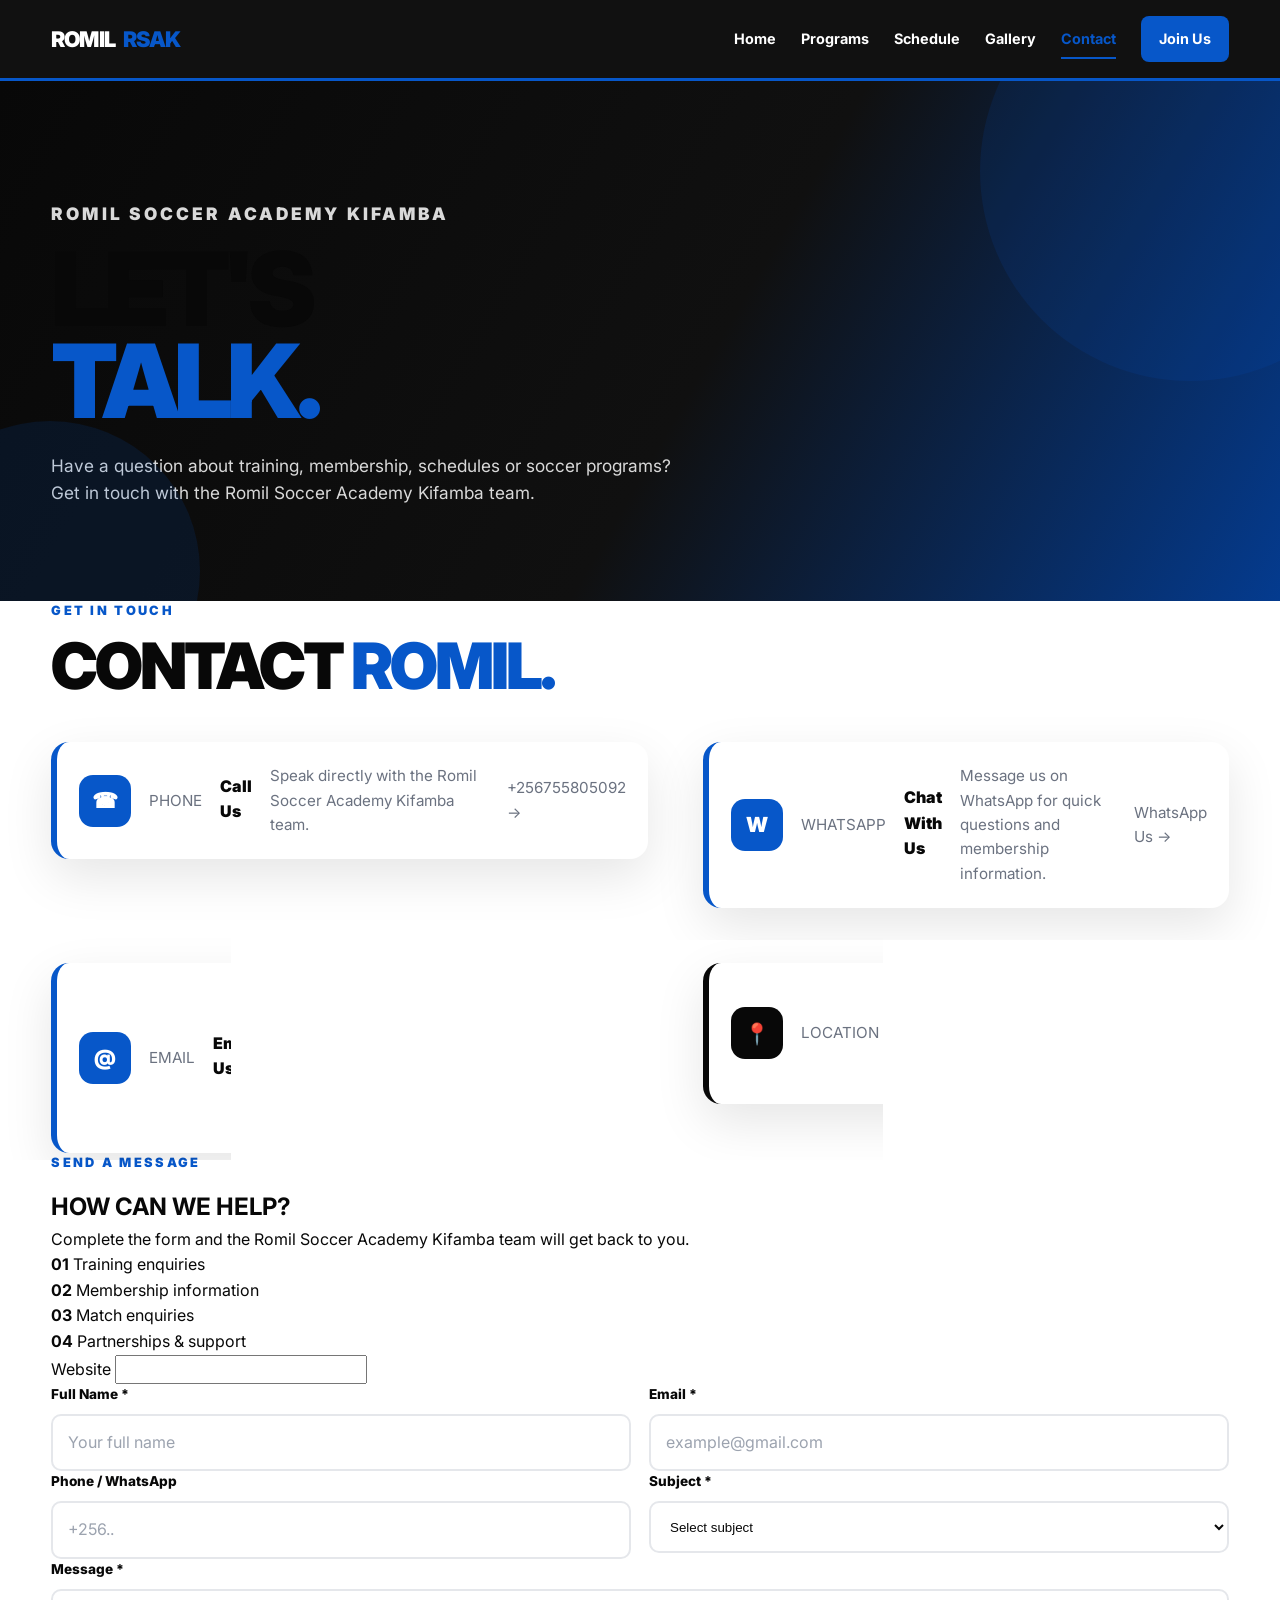
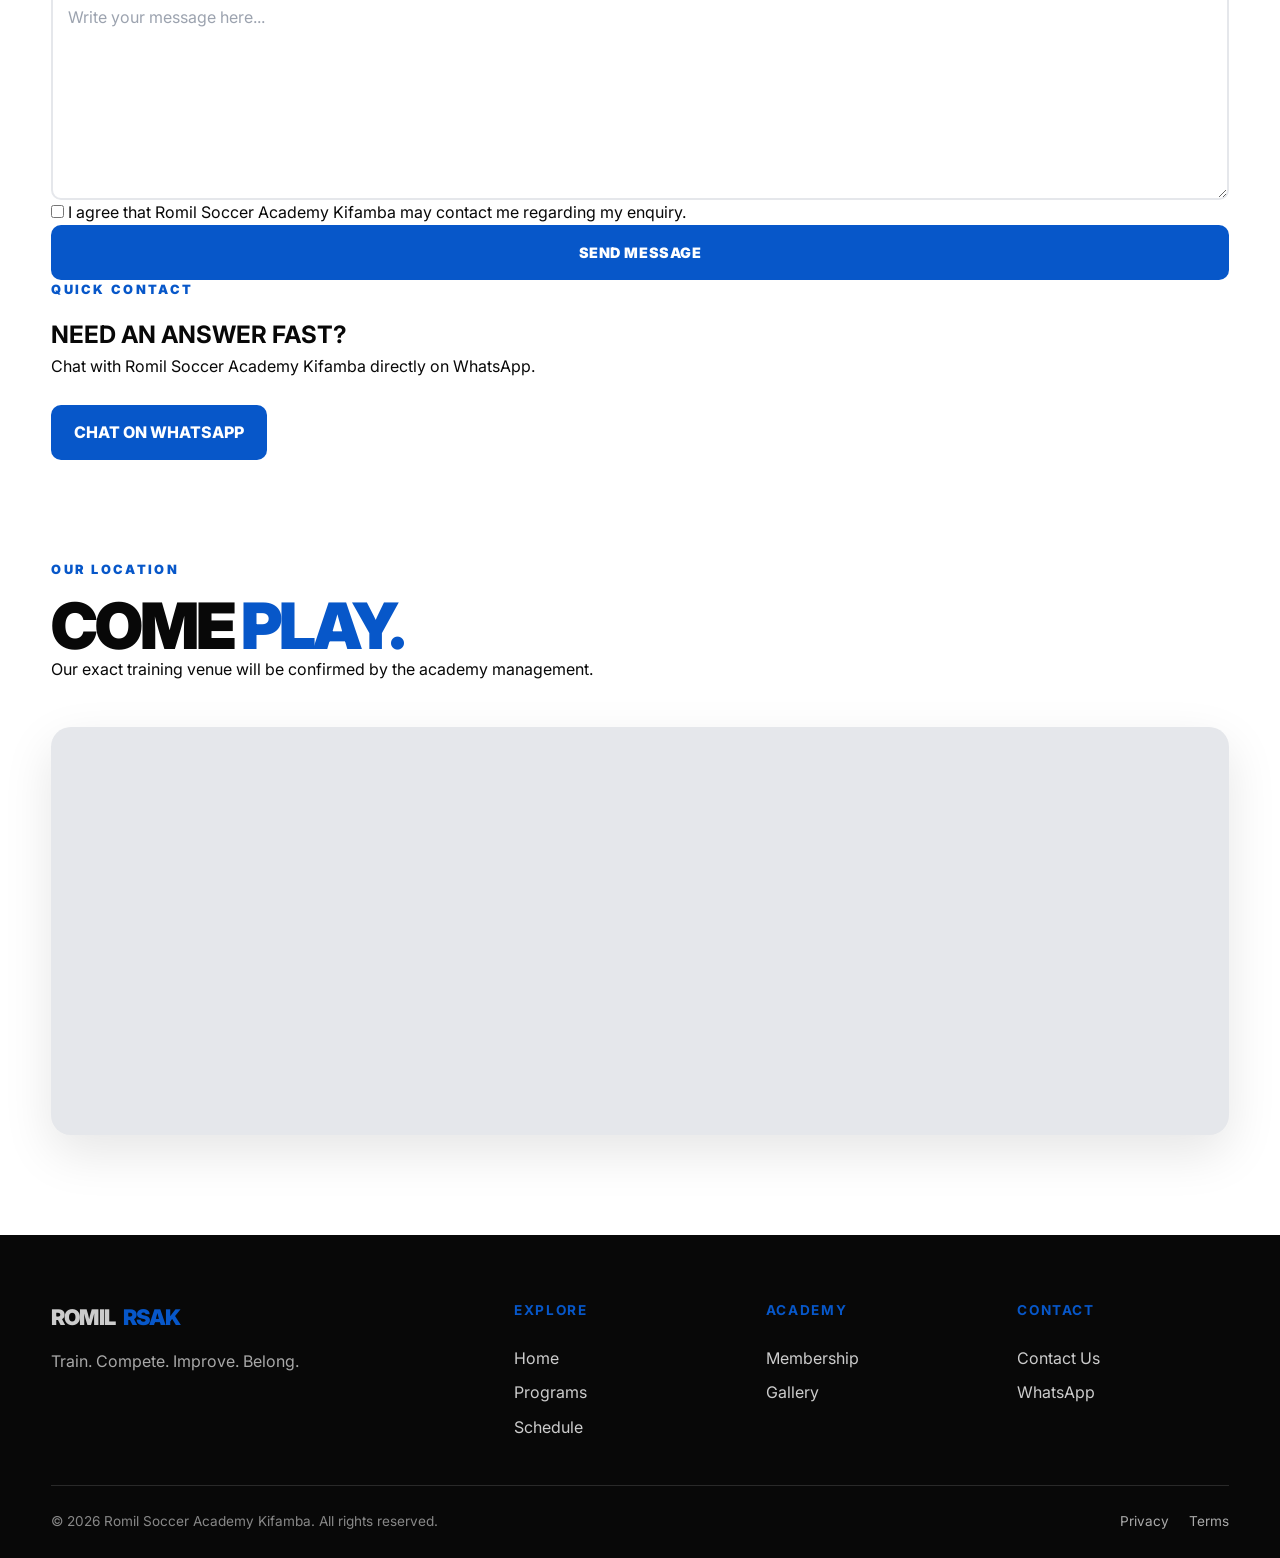
<file: contact.html>
<!DOCTYPE html>
<html lang="en">

<head>

  <meta charset="UTF-8">

  <meta
    name="viewport"
    content="width=device-width, initial-scale=1.0"
  >

  <title>
    Contact | Romil Soccer Academy Kifamba
  </title>

  <meta
    name="description"
    content="Contact Romil Soccer Academy Kifamba for soccer training, membership, schedules, tournaments and academy information."
  >

  <link
    rel="stylesheet"
    href="css/contact.css"
  >

  <link
    rel="preconnect"
    href="https://fonts.googleapis.com"
  >

  <link
    rel="preconnect"
    href="https://fonts.gstatic.com"
    crossorigin
  >

  <link
    href="https://fonts.googleapis.com/css2?family=Inter:wght@400;500;600;700;800;900&display=swap"
    rel="stylesheet"
  >

</head>


<body>


<!-- =====================================================
     HEADER
===================================================== -->

<header class="site-header">

  <div class="container nav-container">

    <a
      href="index.html"
      class="logo"
    >
      ROMIL
      <span>RSAK</span>
    </a>


    <button
      class="mobile-menu-button"
      id="mobileMenuButton"
      aria-label="Open navigation"
      aria-expanded="false"
    >
      <span></span>
      <span></span>
      <span></span>
    </button>


    <nav
      class="main-navigation"
      id="mainNavigation"
    >

      <a href="index.html">
        Home
      </a>

      <a href="programs.html">
        Programs
      </a>

      <a href="schedule.html">
        Schedule
      </a>

      <a href="gallery.html">
        Gallery
      </a>

      <a
        href="contact.html"
        class="active"
      >
        Contact
      </a>

      <a
        href="membership.html"
        class="nav-join"
      >
        Join Us
      </a>

    </nav>

  </div>

</header>



<main>


<!-- =====================================================
     HERO
===================================================== -->

<section class="contact-hero">

  <div class="container">

    <p class="eyebrow">
      ROMIL SOCCER ACADEMY KIFAMBA
    </p>

    <h1>
      LET'S
      <span>TALK.</span>
    </h1>

    <p class="hero-description">
      Have a question about training, membership,
      schedules or soccer programs? Get in touch
      with the Romil Soccer Academy Kifamba team.
    </p>

  </div>

</section>



<!-- =====================================================
     CONTACT DETAILS
===================================================== -->

<section class="contact-details">

  <div class="container">

    <div class="section-heading">

      <p class="eyebrow">
        GET IN TOUCH
      </p>

      <h2>
        CONTACT
        <span>ROMIL.</span>
      </h2>

    </div>


    <div class="contact-grid">


      <!-- PHONE -->

      <article class="contact-card blue-card">

        <div class="contact-icon">
          ☎
        </div>

        <p class="contact-label">
          PHONE
        </p>

        <h3>
          Call Us
        </h3>

        <p>
          Speak directly with the
          Romil Soccer Academy Kifamba team.
        </p>

        <a
          href="tel:+256755805092"
          class="contact-link"
        >
          +256755805092 →
        </a>

      </article>



      <!-- WHATSAPP -->

      <article class="contact-card orange-card">

        <div class="contact-icon">
          W
        </div>

        <p class="contact-label">
          WHATSAPP
        </p>

        <h3>
          Chat With Us
        </h3>

        <p>
          Message us on WhatsApp for quick
          questions and membership information.
        </p>

        <a
          href="https://wa.me/256755805092"
          target="_blank"
          rel="noopener noreferrer"
          class="contact-link"
        >
          WhatsApp Us →
        </a>

      </article>



      <!-- EMAIL -->

      <article class="contact-card green-card">

        <div class="contact-icon">
          @
        </div>

        <p class="contact-label">
          EMAIL
        </p>

        <h3>
          Email Us
        </h3>

        <p>
          Send us an email about membership,
          programs, training or partnerships.
        </p>

        <a
          href="mailto:romilsocceracademy@gmail.com"
          class="contact-link"
        >
          romilsocceracademy@gmail.com →
        </a>

      </article>



      <!-- LOCATION -->

      <article class="contact-card black-card">

        <div class="contact-icon">
          📍
        </div>

        <p class="contact-label">
          LOCATION
        </p>

        <h3>
          Find Us
        </h3>

        <p>
          Training venue and pitch location
          will be confirmed by the academy.
        </p>

        <p>Kifamba, Uganda</p>

      </article>


    </div>

  </div>

</section>



<!-- =====================================================
     CONTACT FORM
===================================================== -->

<section class="contact-form-section">

  <div class="container contact-form-layout">


    <div class="contact-form-intro">

      <p class="eyebrow">
        SEND A MESSAGE
      </p>

      <h2>
        HOW CAN WE
        <span>HELP?</span>
      </h2>

      <p>
        Complete the form and the Romil Soccer
        Academy Kifamba team will get back to you.
      </p>


      <div class="contact-points">

        <div>
          <strong>01</strong>
          <span>
            Training enquiries
          </span>
        </div>

        <div>
          <strong>02</strong>
          <span>
            Membership information
          </span>
        </div>

        <div>
          <strong>03</strong>
          <span>
            Match enquiries
          </span>
        </div>

        <div>
          <strong>04</strong>
          <span>
            Partnerships & support
          </span>
        </div>

      </div>

    </div>



    <div class="form-card">

      <form
        id="contactForm"
      >

        <!-- SPAM PROTECTION -->

        <div
          class="honeypot"
          aria-hidden="true"
        >

          <label>
            Website
          </label>

          <input
            type="text"
            name="website"
            tabindex="-1"
            autocomplete="off"
          >

        </div>


        <div class="form-row">

          <div class="form-group">

            <label for="name">
              Full Name *
            </label>

            <input
              id="name"
              name="name"
              type="text"
              required
              maxlength="100"
              autocomplete="name"
              placeholder="Your full name"
            >

          </div>


          <div class="form-group">

            <label for="email">
              Email *
            </label>

            <input
              id="email"
              name="email"
              type="email"
              required
              autocomplete="email"
              placeholder="example@gmail.com"
            >

          </div>

        </div>


        <div class="form-row">

          <div class="form-group">

            <label for="phone">
              Phone / WhatsApp
            </label>

            <input
              id="phone"
              name="phone"
              type="tel"
              autocomplete="tel"
              placeholder="+256.."
            >

          </div>


          <div class="form-group">

            <label for="subject">
              Subject *
            </label>

            <select
              id="subject"
              name="subject"
              required
            >

              <option value="">
                Select subject
              </option>

              <option value="Membership">
                Membership
              </option>

              <option value="Training">
                Training
              </option>

              <option value="Schedule">
                Schedule
              </option>

              <option value="Match">
                Match / Tournament
              </option>

              <option value="Partnership">
                Partnership
              </option>

              <option value="Other">
                Other
              </option>

            </select>

          </div>

        </div>


        <div class="form-group">

          <label for="message">
            Message *
          </label>

          <textarea
            id="message"
            name="message"
            rows="7"
            maxlength="1500"
            required
            placeholder="Write your message here..."
          ></textarea>

        </div>


        <label class="checkbox-label">

          <input
            type="checkbox"
            name="consent"
            required
          >

          <span>
            I agree that Romil Soccer Academy Kifamba
            may contact me regarding my enquiry.
          </span>

        </label>


        <button
          type="submit"
          class="submit-button"
          id="submitButton"
        >

          <span id="submitText">
            SEND MESSAGE
          </span>

          <span
            id="submitLoading"
            hidden
          >
            SENDING...
          </span>

        </button>


        <div
          id="formMessage"
          class="form-message"
          role="status"
        ></div>

      </form>

    </div>

  </div>

</section>



<!-- =====================================================
     WHATSAPP CTA
===================================================== -->

<section class="whatsapp-section">

  <div class="container">

    <div class="whatsapp-box">

      <div>

        <p class="eyebrow">
          QUICK CONTACT
        </p>

        <h2>
          NEED AN
          <span>ANSWER FAST?</span>
        </h2>

        <p>
          Chat with Romil Soccer Academy Kifamba
          directly on WhatsApp.
        </p>

      </div>


      <a
        href="https://wa.me/256755805092"
        target="_blank"
        rel="noopener noreferrer"
        class="whatsapp-button"
      >
        CHAT ON WHATSAPP
      </a>

    </div>

  </div>

</section>



<!-- =====================================================
     LOCATION / MAP
===================================================== -->

<section
  class="location-section"
  id="map"
>

  <div class="container">

    <div class="section-heading">

      <p class="eyebrow">
        OUR LOCATION
      </p>

      <h2>
        COME
        <span>PLAY.</span>
      </h2>

      <p>
        Our exact training venue will be
        confirmed by the academy management.
      </p>

    </div>


    <div class="map-container">

      <iframe
        src="https://www.google.com/maps?q=Kifamba%2C%20Uganda&output=embed"
        width="100%"
        height="450"
        style="border:0;"
        loading="lazy"
        allowfullscreen
        referrerpolicy="no-referrer-when-downgrade"
        title="Romil Soccer Academy Kifamba location"
      ></iframe>

    </div>

  </div>

</section>


</main>



<!-- =====================================================
     FOOTER
===================================================== -->

<footer>

  <div class="container footer-grid">

    <div>

      <a
        href="index.html"
        class="logo"
      >
        ROMIL
        <span>RSAK</span>
      </a>

      <p>
        Train. Compete. Improve. Belong.
      </p>

    </div>


    <div>

      <h4>
        Explore
      </h4>

      <a href="index.html">
        Home
      </a>

      <a href="programs.html">
        Programs
      </a>

      <a href="schedule.html">
        Schedule
      </a>

    </div>


    <div>

      <h4>
        Academy
      </h4>

      <a href="membership.html">
        Membership
      </a>

      <a href="gallery.html">
        Gallery
      </a>

    </div>


    <div>

      <h4>
        Contact
      </h4>

      <a href="contact.html">
        Contact Us
      </a>

      <a
        href="https://wa.me/256755805092"
        target="_blank"
        rel="noopener noreferrer"
      >
        WhatsApp
      </a>

    </div>

  </div>


  <div class="container footer-bottom">

    <p>
      © 2026 Romil Soccer Academy Kifamba.
      All rights reserved.
    </p>

    <div>

      <a href="privacy.html">
        Privacy
      </a>

      <a href="terms.html">
        Terms
      </a>

    </div>

  </div>

</footer>



<!-- =====================================================
     MOBILE NAVIGATION
===================================================== -->

<script>

const menuButton =
  document.getElementById(
    "mobileMenuButton"
  );

const navigation =
  document.getElementById(
    "mainNavigation"
  );


menuButton.addEventListener(
  "click",
  () => {

    const isOpen =
      navigation.classList.toggle(
        "open"
      );

    menuButton.setAttribute(
      "aria-expanded",
      String(isOpen)
    );

  }
);


document
  .querySelectorAll(
    ".main-navigation a"
  )
  .forEach(link => {

    link.addEventListener(
      "click",
      () => {

        navigation.classList.remove(
          "open"
        );

        menuButton.setAttribute(
          "aria-expanded",
          "false"
        );

      }
    );

  });


/* Contact form */

const contactForm =
  document.getElementById(
    "contactForm"
  );

const formMessage =
  document.getElementById(
    "formMessage"
  );

const submitButton =
  document.getElementById(
    "submitButton"
  );

const submitText =
  document.getElementById(
    "submitText"
  );

const submitLoading =
  document.getElementById(
    "submitLoading"
  );


contactForm.addEventListener(
  "submit",
  event => {

    event.preventDefault();


    /* Honeypot */

    const honeypot =
      contactForm.elements.website.value;

    if (honeypot.trim() !== "") {
      return;
    }


    if (!contactForm.checkValidity()) {

      contactForm.reportValidity();

      return;

    }


    submitButton.disabled = true;

    submitText.hidden = true;

    submitLoading.hidden = false;


    setTimeout(() => {

      submitButton.disabled = false;

      submitText.hidden = false;

      submitLoading.hidden = true;


      formMessage.textContent =
        "Thank you. Your message has been received. Romil Soccer Academy Kifamba will contact you soon.";

      formMessage.className =
        "form-message success";


      contactForm.reset();

    }, 1000);

  }

);

</script>


</body>

</html>
</file>
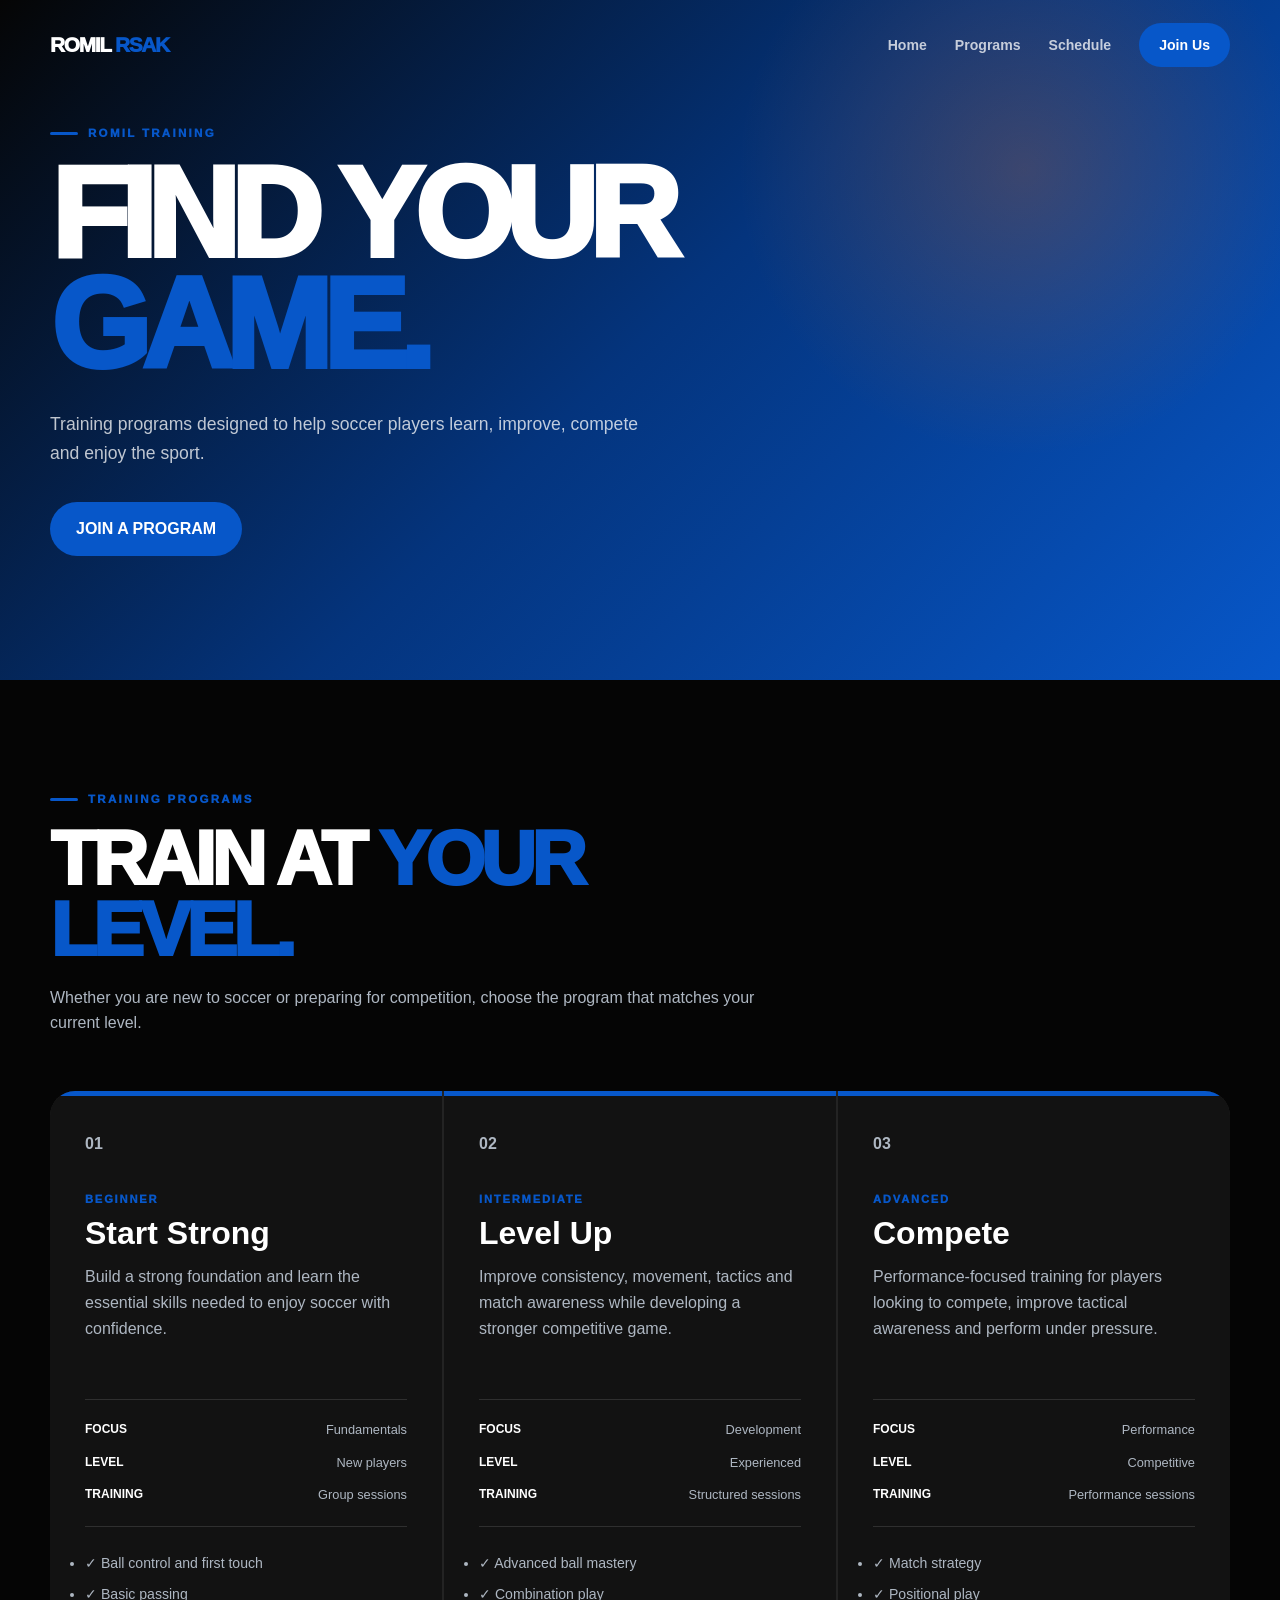
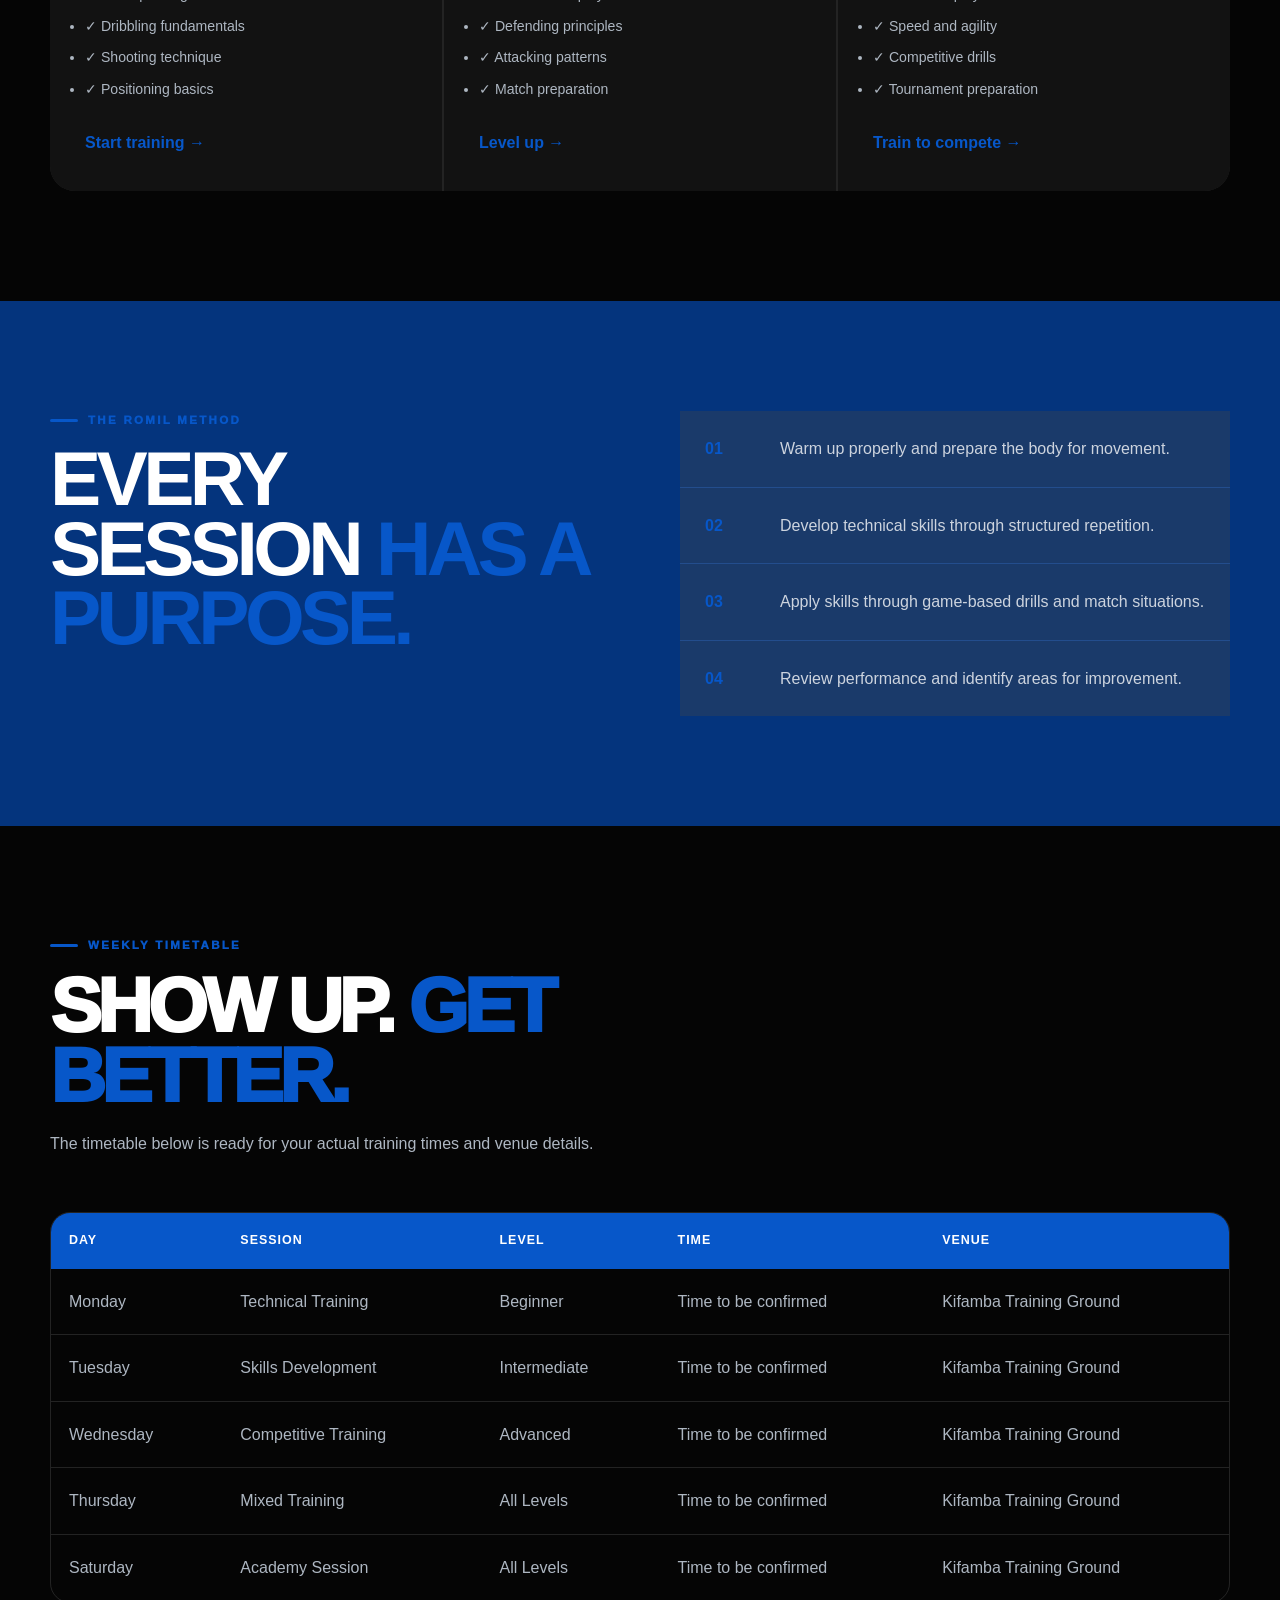
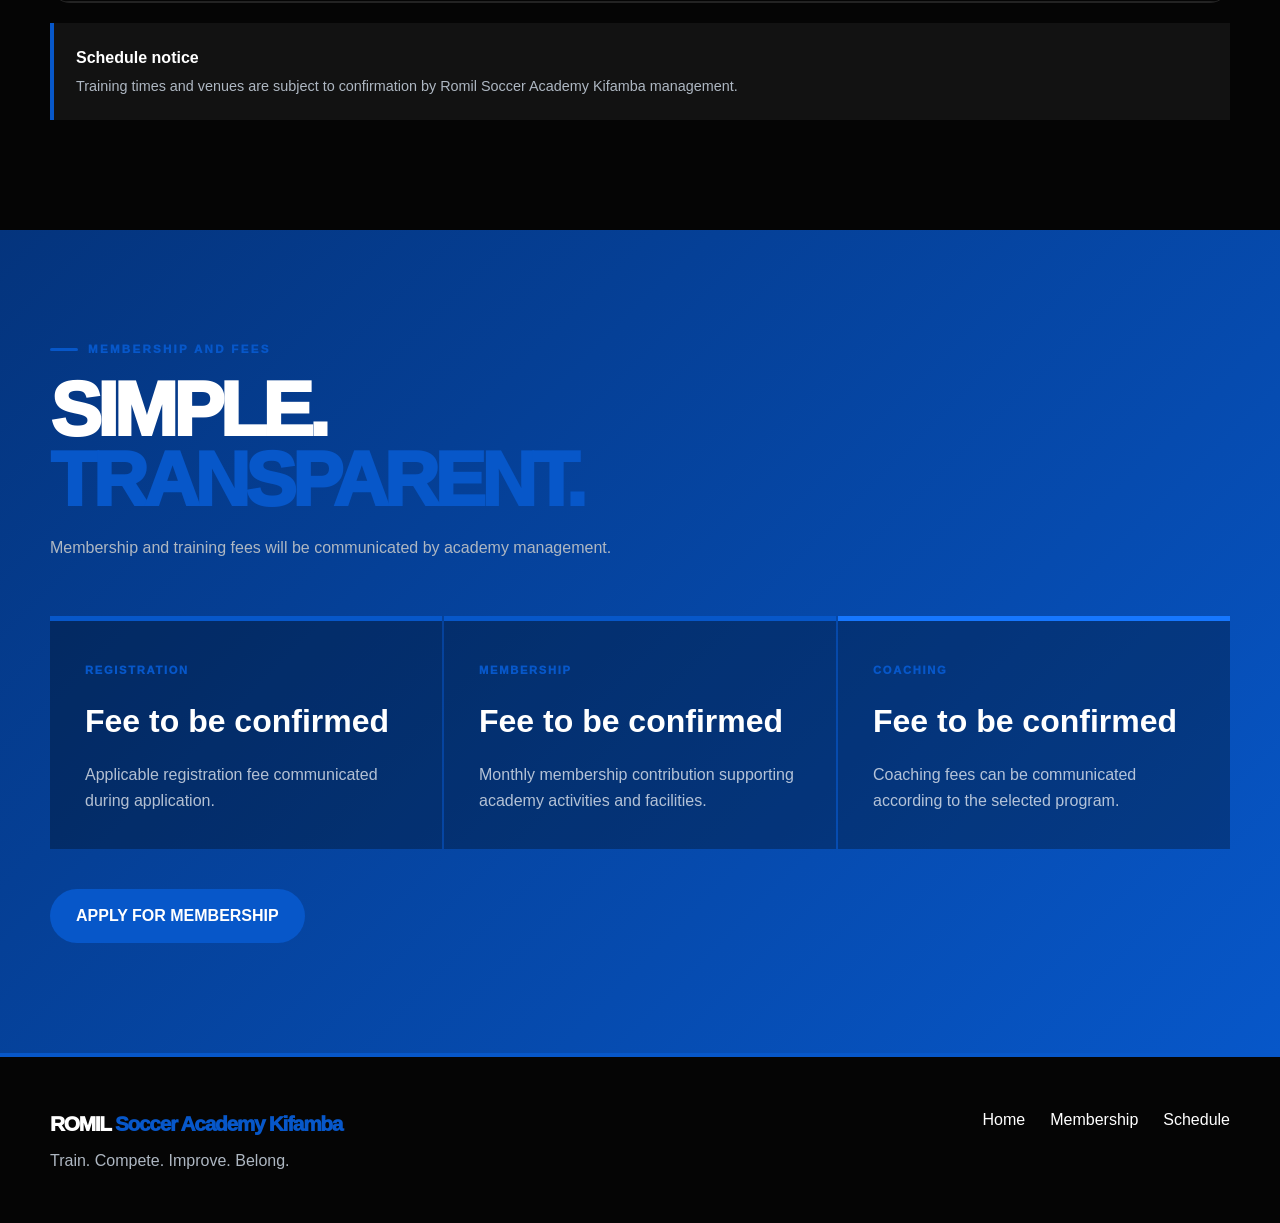
<file: programs.html>
<!DOCTYPE html>
<html lang="en">
<head>
  <meta charset="UTF-8">

  <meta
    name="viewport"
    content="width=device-width, initial-scale=1.0"
  >

  <title>
    Programs and Training | Romil Soccer Academy Kifamba
  </title>

  <meta
    name="description"
    content="Explore soccer training programs and weekly training sessions at Romil Soccer Academy Kifamba."
  >

  <link
    rel="stylesheet"
    href="css/programs.css"
  >
    <style>
    .logo {
      display: flex;
      align-items: center;
      gap: 12px;
      text-decoration: none;
      color: inherit;
    }

    .logo img {
      height: 52px;
      width: auto;
      display: block;
    }

    footer .logo img {
      height: 50px;
    }

    @media (max-width: 500px) {
      .logo img {
        height: 42px;
      }
    }
  </style>
</head>


<body>


  <!-- HEADER -->

  <header class="program-header">

    <div class="program-container">

      <a href="index.html" class="program-logo" aria-label="Romil Soccer Academy Kifamba home">
        ROMIL <span>RSAK</span>
      </a>
        
      <nav>

        <a href="index.html">
          Home
        </a>

        <a href="#programs">
          Programs
        </a>

        <a href="#schedule">
          Schedule
        </a>

        <a
          href="membership.html"
          class="program-join"
        >
          Join Us
        </a>

      </nav>

    </div>

  </header>



  <!-- HERO -->

  <main>

    <section class="program-hero">

      <div class="program-container">

        <p class="eyebrow">
          ROMIL TRAINING
        </p>

        <h1>
          FIND YOUR
          <span>GAME.</span>
        </h1>

        <p>
          Training programs designed to help
          soccer players learn, improve,
          compete and enjoy the sport.
        </p>

        <a
          href="membership.html"
          class="orange-button"
        >
          JOIN A PROGRAM
        </a>

      </div>

    </section>



    <!-- PROGRAMS -->

    <section
      class="programs-section"
      id="programs"
    >

      <div class="program-container">

        <div class="section-title">

          <p class="eyebrow">
            TRAINING PROGRAMS
          </p>

          <h2>
            TRAIN AT
            <span>YOUR LEVEL.</span>
          </h2>

          <p>
            Whether you are new to soccer or
            preparing for competition, choose the
            program that matches your current level.
          </p>

        </div>


        <div class="program-cards">


          <!-- BEGINNER -->

          <article class="program-card blue">

            <div class="program-number">
              01
            </div>

            <p class="program-label">
              BEGINNER
            </p>

            <h3>
              Start Strong
            </h3>

            <p class="program-description">
              Build a strong foundation and learn
              the essential skills needed to enjoy
              soccer with confidence.
            </p>


            <div class="program-details">

              <div>
                <strong>
                  Focus
                </strong>

                <span>
                  Fundamentals
                </span>
              </div>


              <div>
                <strong>
                  Level
                </strong>

                <span>
                  New players
                </span>
              </div>


              <div>
                <strong>
                  Training
                </strong>

                <span>
                  Group sessions
                </span>
              </div>

            </div>


            <ul>

              <li>
                ✓ Ball control and first touch
              </li>

              <li>
                ✓ Basic passing
              </li>

              <li>
                ✓ Dribbling fundamentals
              </li>

              <li>
                ✓ Shooting technique
              </li>

              <li>
                ✓ Positioning basics
              </li>

            </ul>


            <a
              href="membership.html"
              class="program-link"
            >
              Start training →
            </a>

          </article>



          <!-- INTERMEDIATE -->

          <article class="program-card orange">

            <div class="program-number">
              02
            </div>

            <p class="program-label">
              INTERMEDIATE
            </p>

            <h3>
              Level Up
            </h3>

            <p class="program-description">
              Improve consistency, movement,
              tactics and match awareness while
              developing a stronger competitive game.
            </p>


            <div class="program-details">

              <div>
                <strong>
                  Focus
                </strong>

                <span>
                  Development
                </span>
              </div>


              <div>
                <strong>
                  Level
                </strong>

                <span>
                  Experienced
                </span>
              </div>


              <div>
                <strong>
                  Training
                </strong>

                <span>
                  Structured sessions
                </span>
              </div>

            </div>


            <ul>

              <li>
                ✓ Advanced ball mastery
              </li>

              <li>
                ✓ Combination play
              </li>

              <li>
                ✓ Defending principles
              </li>

              <li>
                ✓ Attacking patterns
              </li>

              <li>
                ✓ Match preparation
              </li>

            </ul>


            <a
              href="membership.html"
              class="program-link"
            >
              Level up →
            </a>

          </article>



          <!-- ADVANCED -->

          <article class="program-card green">

            <div class="program-number">
              03
            </div>

            <p class="program-label">
              ADVANCED
            </p>

            <h3>
              Compete
            </h3>

            <p class="program-description">
              Performance-focused training for
              players looking to compete, improve
              tactical awareness and perform under
              pressure.
            </p>


            <div class="program-details">

              <div>
                <strong>
                  Focus
                </strong>

                <span>
                  Performance
                </span>
              </div>


              <div>
                <strong>
                  Level
                </strong>

                <span>
                  Competitive
                </span>
              </div>


              <div>
                <strong>
                  Training
                </strong>

                <span>
                  Performance sessions
                </span>
              </div>

            </div>


            <ul>

              <li>
                ✓ Match strategy
              </li>

              <li>
                ✓ Positional play
              </li>

              <li>
                ✓ Speed and agility
              </li>

              <li>
                ✓ Competitive drills
              </li>

              <li>
                ✓ Tournament preparation
              </li>

            </ul>


            <a
              href="membership.html"
              class="program-link"
            >
              Train to compete →
            </a>

          </article>


        </div>

      </div>

    </section>



    <!-- TRAINING PHILOSOPHY -->

    <section class="training-philosophy">

      <div class="program-container philosophy-grid">


        <div>

          <p class="eyebrow">
            THE ROMIL METHOD
          </p>

          <h2>
            EVERY SESSION
            <span>HAS A PURPOSE.</span>
          </h2>

        </div>


        <div class="philosophy-points">

          <div>

            <strong>
              01
            </strong>

            <p>
              Warm up properly and prepare
              the body for movement.
            </p>

          </div>


          <div>

            <strong>
              02
            </strong>

            <p>
              Develop technical skills through
              structured repetition.
            </p>

          </div>


          <div>

            <strong>
              03
            </strong>

            <p>
              Apply skills through game-based
              drills and match situations.
            </p>

          </div>


          <div>

            <strong>
              04
            </strong>

            <p>
              Review performance and identify
              areas for improvement.
            </p>

          </div>

        </div>

      </div>

    </section>



    <!-- SCHEDULE -->

    <section
      class="schedule-section"
      id="schedule"
    >

      <div class="program-container">


        <div class="section-title">

          <p class="eyebrow">
            WEEKLY TIMETABLE
          </p>

          <h2>
            SHOW UP.
            <span>GET BETTER.</span>
          </h2>

          <p>
            The timetable below is ready for your
            actual training times and venue details.
          </p>

        </div>


        <div class="schedule-table-wrapper">

          <table class="schedule-table">

            <thead>

              <tr>

                <th>
                  Day
                </th>

                <th>
                  Session
                </th>

                <th>
                  Level
                </th>

                <th>
                  Time
                </th>

                <th>
                  Venue
                </th>

              </tr>

            </thead>


            <tbody>

              <tr>

                <td>
                  Monday
                </td>

                <td>
                  Technical Training
                </td>

                <td>
                  Beginner
                </td>

                <td>
                  Time to be confirmed
                </td>

                <td>
                  Kifamba Training Ground
                </td>

              </tr>


              <tr>

                <td>
                  Tuesday
                </td>

                <td>
                  Skills Development
                </td>

                <td>
                  Intermediate
                </td>

                <td>
                  Time to be confirmed
                </td>

                <td>
                  Kifamba Training Ground
                </td>

              </tr>


              <tr>

                <td>
                  Wednesday
                </td>

                <td>
                  Competitive Training
                </td>

                <td>
                  Advanced
                </td>

                <td>
                  Time to be confirmed
                </td>

                <td>
                  Kifamba Training Ground
                </td>

              </tr>


              <tr>

                <td>
                  Thursday
                </td>

                <td>
                  Mixed Training
                </td>

                <td>
                  All Levels
                </td>

                <td>
                  Time to be confirmed
                </td>

                <td>
                  Kifamba Training Ground
                </td>

              </tr>


              <tr>

                <td>
                  Saturday
                </td>

                <td>
                  Academy Session
                </td>

                <td>
                  All Levels
                </td>

                <td>
                  Time to be confirmed
                </td>

                <td>
                  Kifamba Training Ground
                </td>

              </tr>

            </tbody>

          </table>

        </div>


        <div class="schedule-notice">

          <strong>
            Schedule notice
          </strong>

          <p>
            Training times and venues are subject
            to confirmation by Romil Soccer
            Academy Kifamba management.
          </p>

        </div>


      </div>

    </section>



    <!-- FEES -->

    <section class="fees-section">

      <div class="program-container">


        <div class="section-title">

          <p class="eyebrow">
            MEMBERSHIP AND FEES
          </p>

          <h2>
            SIMPLE.
            <span>TRANSPARENT.</span>
          </h2>

          <p>
            Membership and training fees will be
            communicated by academy management.
          </p>

        </div>


        <div class="fees-grid">


          <article>

            <span>
              REGISTRATION
            </span>

            <h3>
              Fee to be confirmed
            </h3>

            <p>
              Applicable registration fee
              communicated during application.
            </p>

          </article>


          <article>

            <span>
              MEMBERSHIP
            </span>

            <h3>
              Fee to be confirmed
            </h3>

            <p>
              Monthly membership contribution
              supporting academy activities and facilities.
            </p>

          </article>


          <article>

            <span>
              COACHING
            </span>

            <h3>
              Fee to be confirmed
            </h3>

            <p>
              Coaching fees can be communicated
              according to the selected program.
            </p>

          </article>


        </div>


        <a
          href="membership.html"
          class="orange-button"
        >
          APPLY FOR MEMBERSHIP
        </a>

      </div>

    </section>

  </main>



  <!-- FOOTER -->

  <footer class="program-footer">

    <div class="program-container">

      <div>

        <a
          href="index.html"
          class="program-logo"
        >
          ROMIL
          <span>Soccer Academy Kifamba</span>
        </a>

        <p>
          Train. Compete. Improve. Belong.
        </p>

      </div>


      <div class="footer-links">

        <a href="index.html">
          Home
        </a>

        <a href="membership.html">
          Membership
        </a>

        <a href="#schedule">
          Schedule
        </a>

      </div>

    </div>

  </footer>


</body>
</html>
</file>
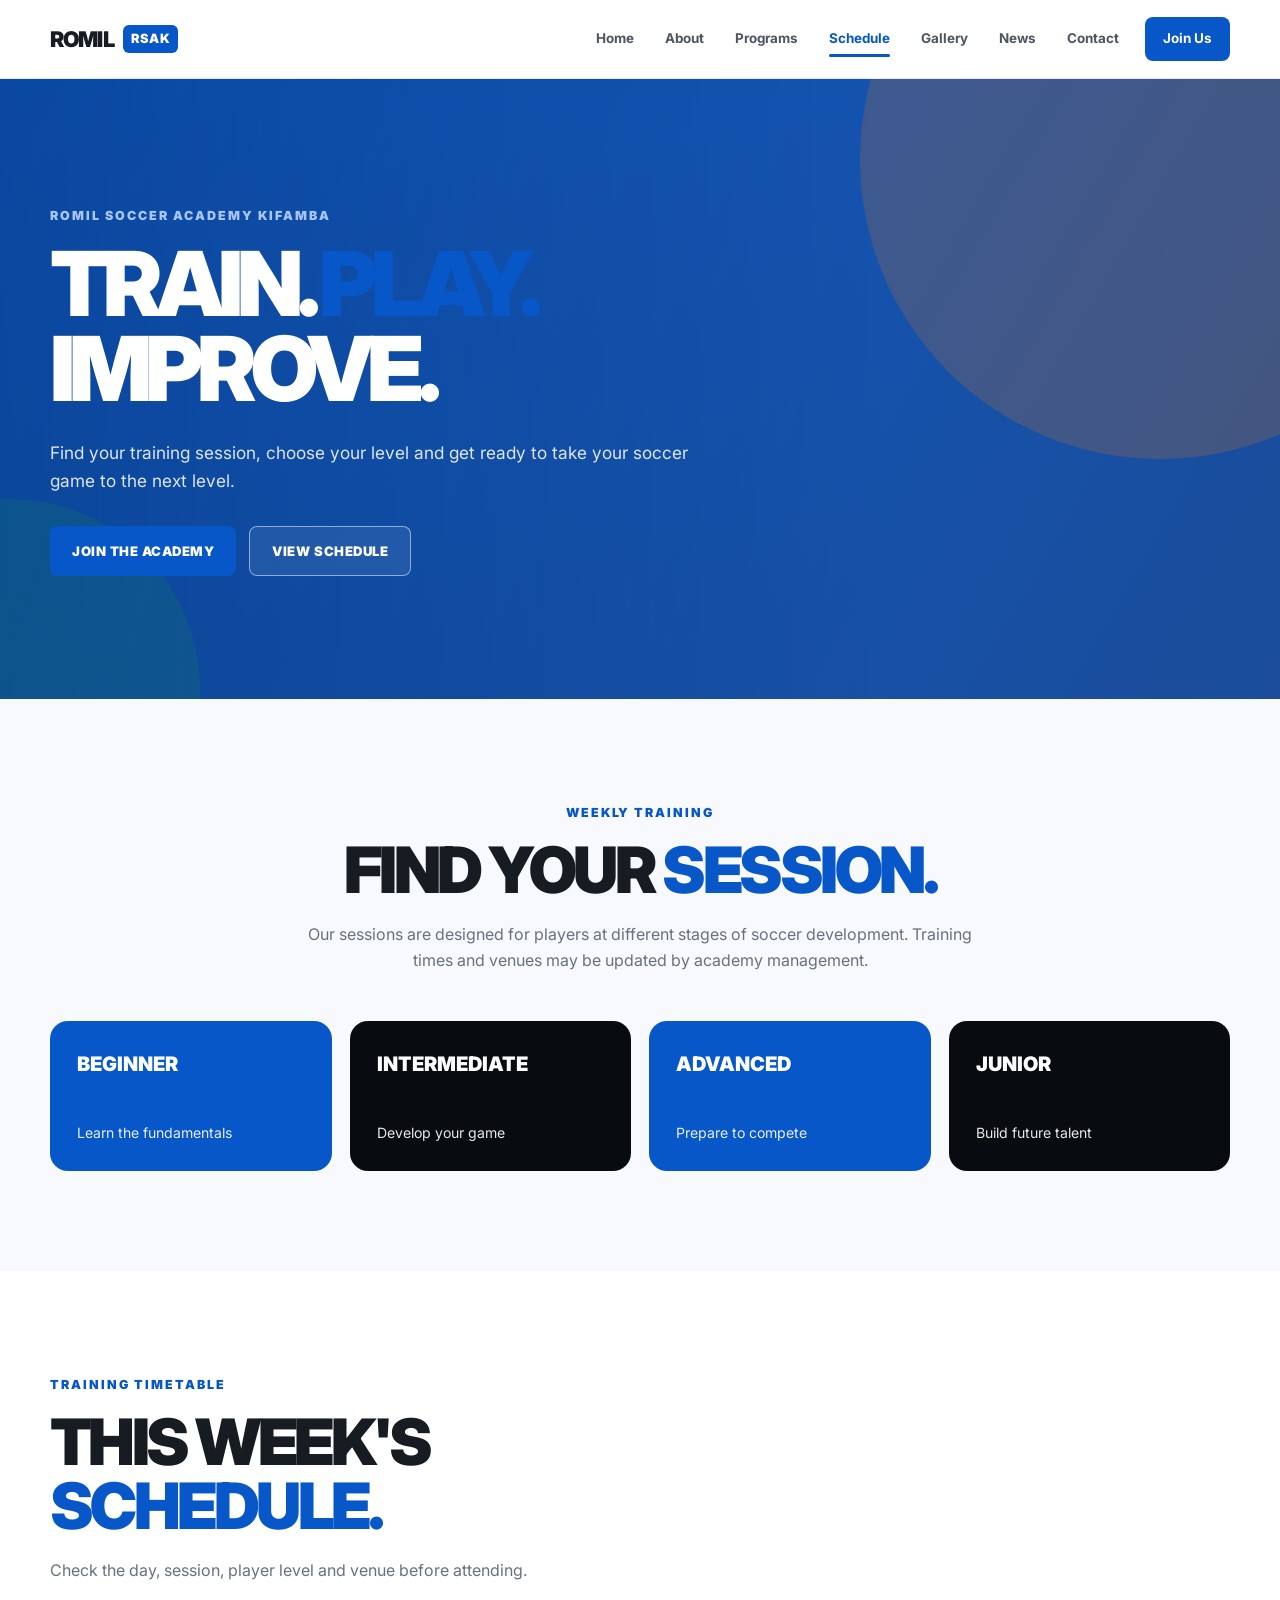
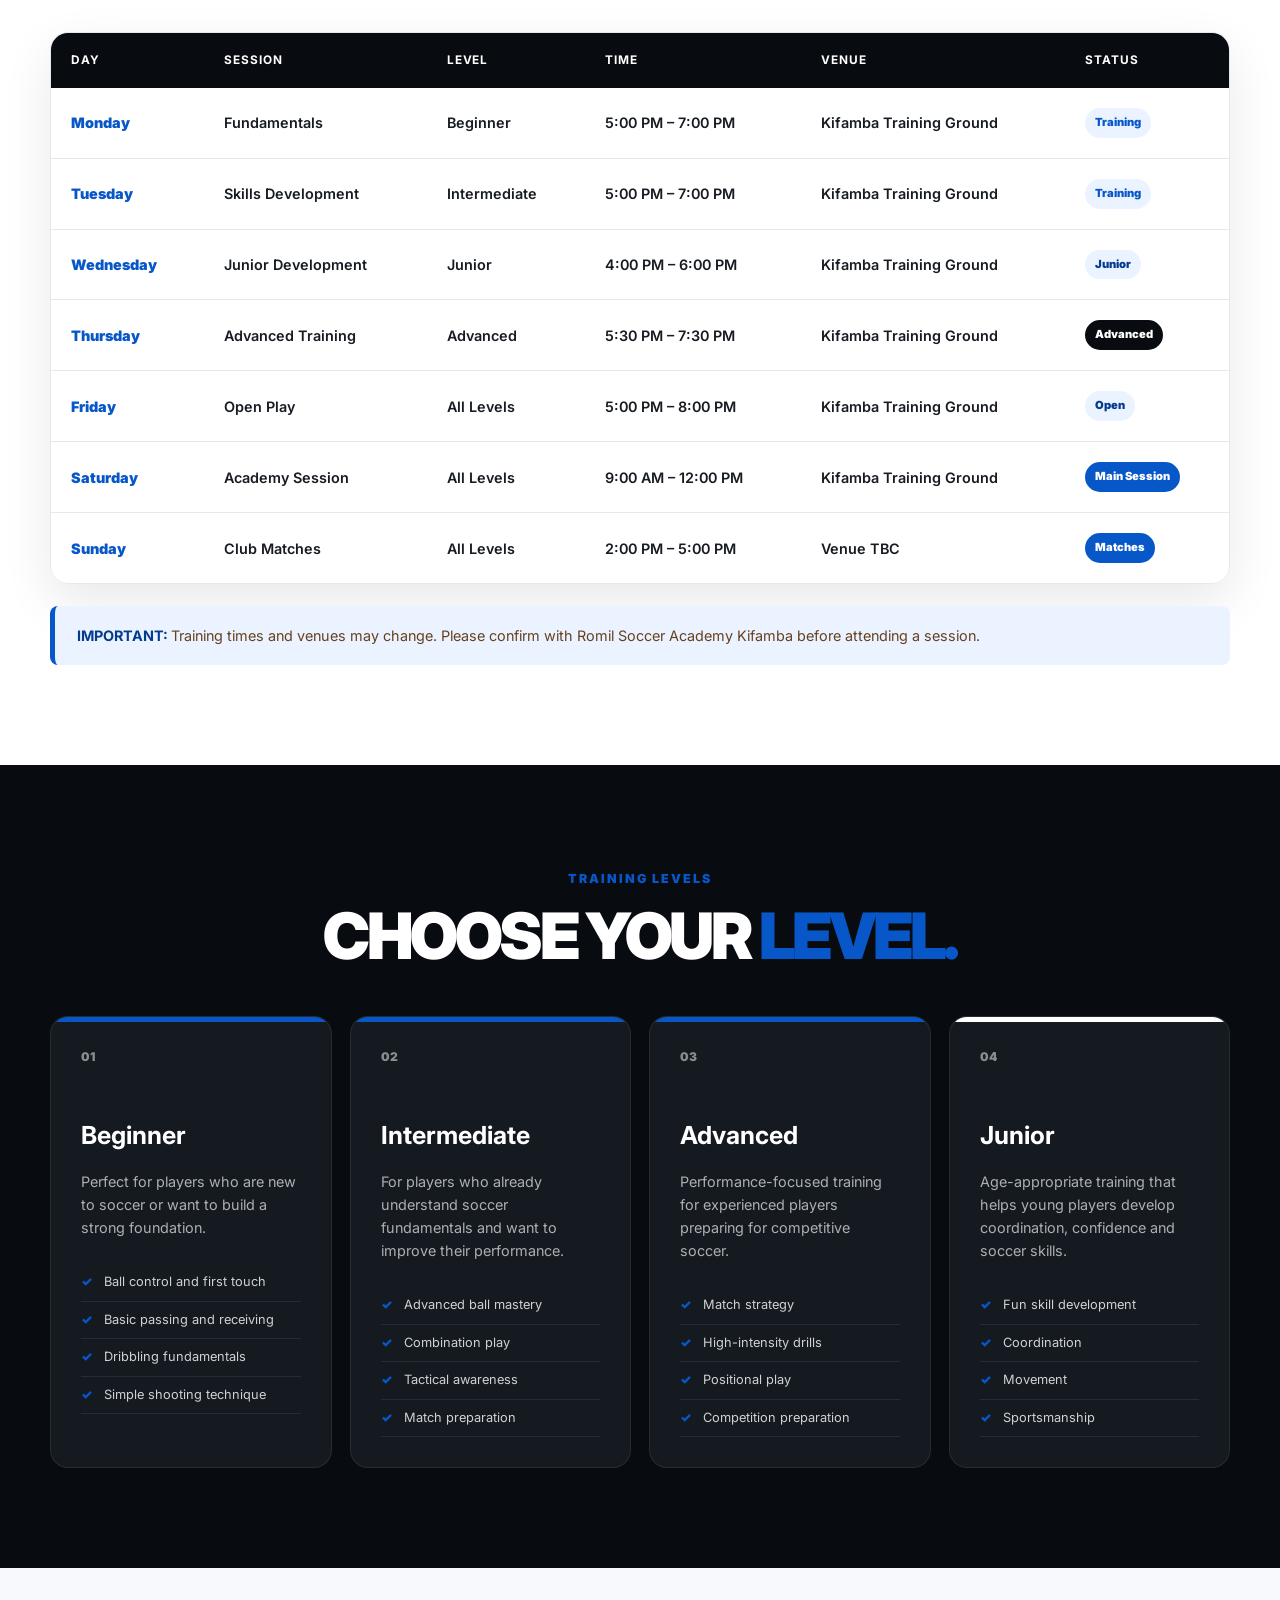
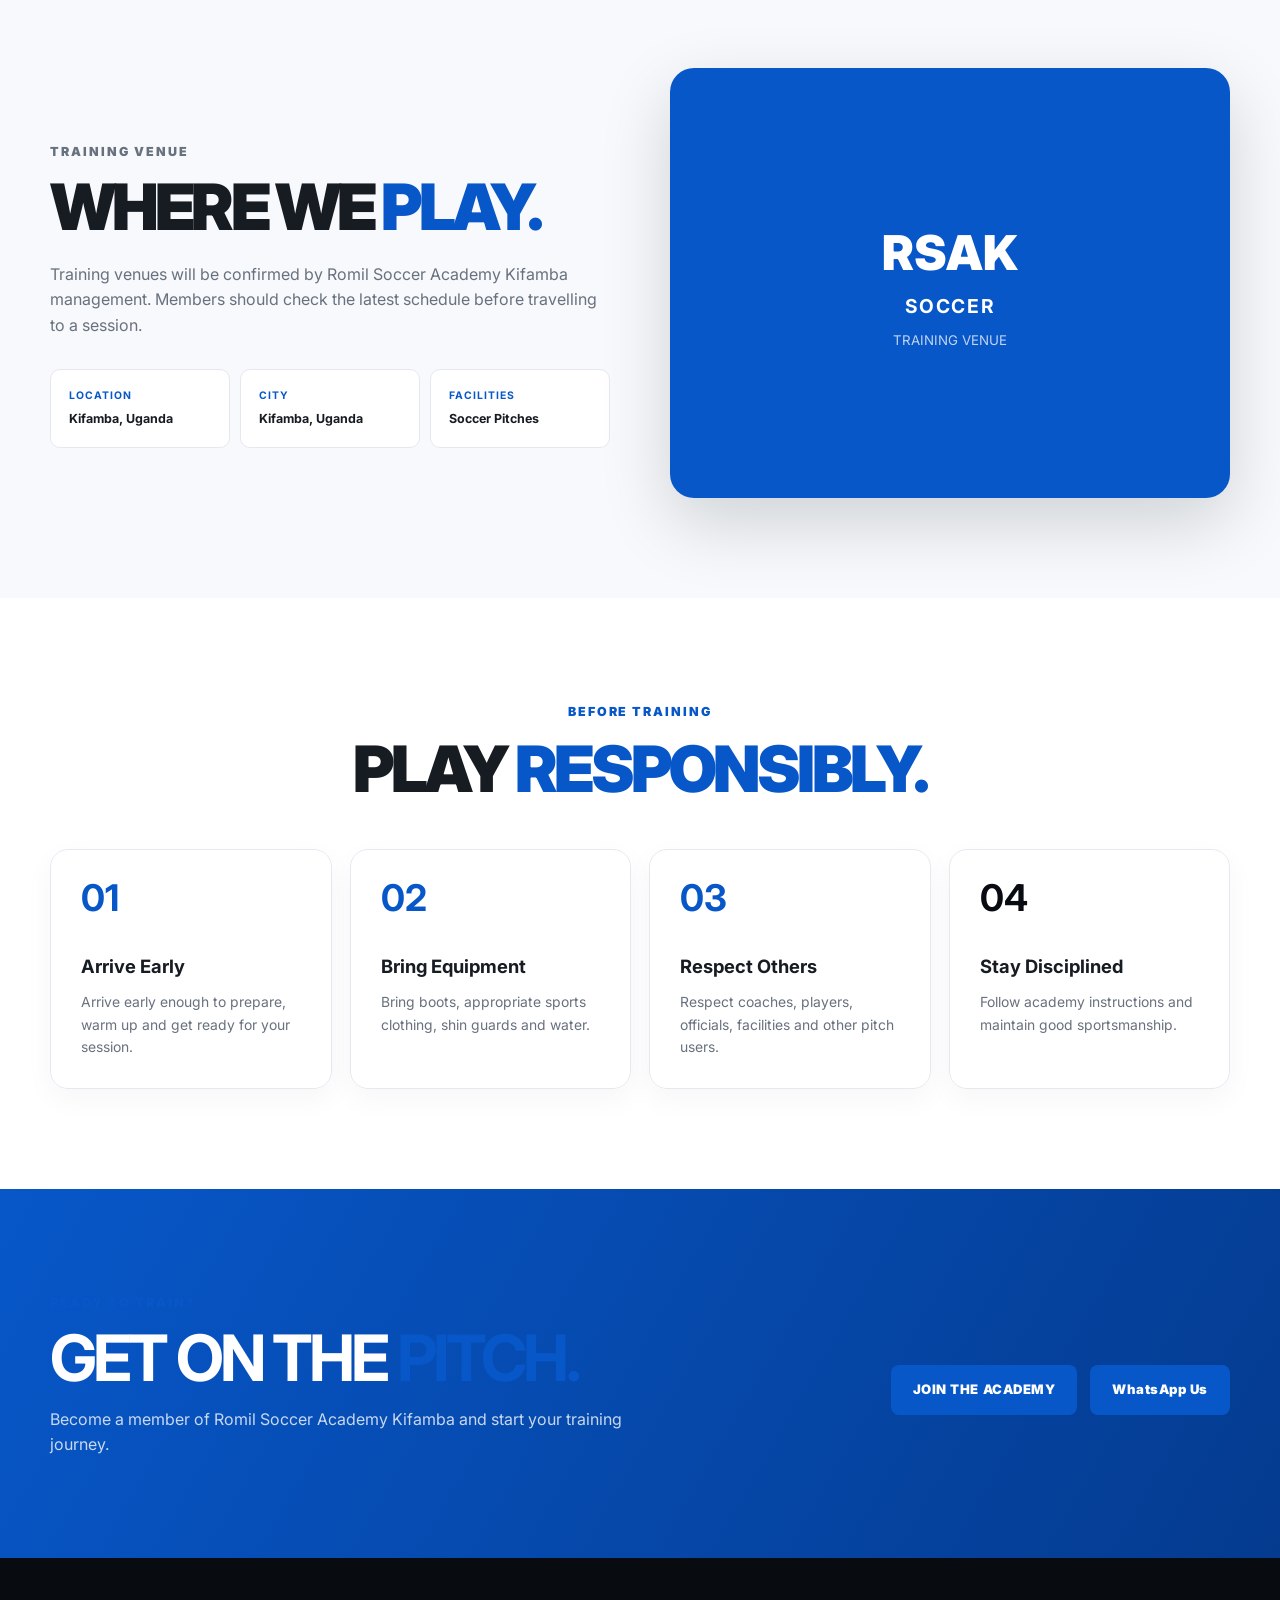
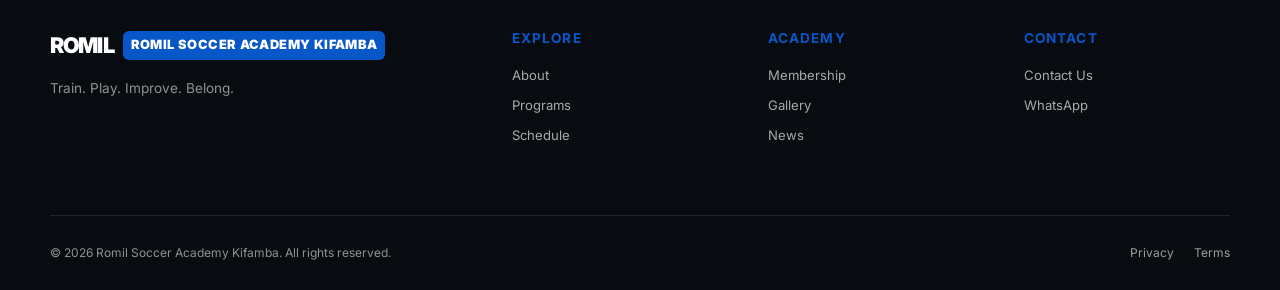
<file: schedule.html>
<!DOCTYPE html>
<html lang="en">

<head>

  <meta charset="UTF-8">

  <meta
    name="viewport"
    content="width=device-width, initial-scale=1.0"
  >

  <title>
    Romil Soccer Academy Kifamba | Training Schedule
  </title>

  <meta
    name="description"
    content="View the Romil Soccer Academy Kifamba training schedule, soccer sessions, venues and player levels."
  >

  <meta
    name="keywords"
    content="Romil Soccer Academy Kifamba, soccer schedule Uganda, football training Kampala, soccer academy Uganda"
  >

  <meta
    name="theme-color"
    content="#0757c9"
  >

  <link
    rel="stylesheet"
    href="css/schedule.css"
  >

  <link
    rel="preconnect"
    href="https://fonts.googleapis.com"
  >

  <link
    rel="preconnect"
    href="https://fonts.gstatic.com"
    crossorigin
  >

  <link
    href="https://fonts.googleapis.com/css2?family=Inter:wght@400;500;600;700;800;900&display=swap"
    rel="stylesheet"
  >

</head>


<body>


<!-- =====================================================
     HEADER
===================================================== -->

<header class="site-header">

  <div class="container nav-container">

    <a
      href="index.html"
      class="logo"
      aria-label="Romil Soccer Academy Kifamba home"
    >

      ROMIL

      <span>
        RSAK
      </span>

    </a>


    <button
      class="mobile-menu-button"
      id="mobileMenuButton"
      aria-label="Open navigation"
      aria-expanded="false"
      aria-controls="mainNavigation"
    >

      <span></span>
      <span></span>
      <span></span>

    </button>


    <nav
      class="main-navigation"
      id="mainNavigation"
      aria-label="Main navigation"
    >

      <a href="index.html">
        Home
      </a>

      <a href="index.html#about">
        About
      </a>

      <a href="programs.html">
        Programs
      </a>

      <a
        href="schedule.html"
        class="active"
      >
        Schedule
      </a>

      <a href="gallery.html">
        Gallery
      </a>

      <a href="news.html">
        News
      </a>

      <a href="contact.html">
        Contact
      </a>

      <a
        href="membership.html"
        class="nav-join"
      >
        Join Us
      </a>

    </nav>

  </div>

</header>


<main>


<!-- =====================================================
     HERO
===================================================== -->

<section class="schedule-hero">

  <div class="hero-overlay"></div>

  <div class="container schedule-hero-content">

    <div>

      <p class="eyebrow">
        ROMIL SOCCER ACADEMY KIFAMBA
      </p>

      <h1>
        TRAIN.
        <span>
          PLAY.
        </span>
        IMPROVE.
      </h1>

      <p>
        Find your training session, choose your
        level and get ready to take your soccer
        game to the next level.
      </p>

      <div class="hero-actions">

        <a
          href="membership.html"
          class="primary-button"
        >
          JOIN THE ACADEMY
        </a>

        <a
          href="#weeklySchedule"
          class="secondary-button"
        >
          VIEW SCHEDULE
        </a>

      </div>

    </div>

  </div>

</section>


<!-- =====================================================
     SCHEDULE INTRO
===================================================== -->

<section class="schedule-intro">

  <div class="container">

    <div class="section-heading center-heading">

      <p class="eyebrow">
        WEEKLY TRAINING
      </p>

      <h2>
        FIND YOUR
        <span>
          SESSION.
        </span>
      </h2>

      <p>
        Our sessions are designed for players
        at different stages of soccer development.
        Training times and venues may be updated by
        academy management.
      </p>

    </div>


    <div class="schedule-highlights">

      <div class="highlight-card blue-card">

        <strong>
          BEGINNER
        </strong>

        <span>
          Learn the fundamentals
        </span>

      </div>


      <div class="highlight-card black-card">

        <strong>
          INTERMEDIATE
        </strong>

        <span>
          Develop your game
        </span>

      </div>


      <div class="highlight-card blue-card">

        <strong>
          ADVANCED
        </strong>

        <span>
          Prepare to compete
        </span>

      </div>


      <div class="highlight-card black-card">

        <strong>
          JUNIOR
        </strong>

        <span>
          Build future talent
        </span>

      </div>

    </div>

  </div>

</section>


<!-- =====================================================
     WEEKLY SCHEDULE
===================================================== -->

<section
  class="weekly-schedule"
  id="weeklySchedule"
>

  <div class="container">

    <div class="section-heading">

      <p class="eyebrow">
        TRAINING TIMETABLE
      </p>

      <h2>
        THIS WEEK'S
        <span>
          SCHEDULE.
        </span>
      </h2>

      <p>
        Check the day, session, player level
        and venue before attending.
      </p>

    </div>


    <div class="schedule-table-wrapper">

      <table class="schedule-table">

        <thead>

          <tr>

            <th>
              Day
            </th>

            <th>
              Session
            </th>

            <th>
              Level
            </th>

            <th>
              Time
            </th>

            <th>
              Venue
            </th>

            <th>
              Status
            </th>

          </tr>

        </thead>


        <tbody>


          <tr>

            <td>
              Monday
            </td>

            <td>
              Fundamentals
            </td>

            <td>
              Beginner
            </td>

            <td>
              5:00 PM – 7:00 PM
            </td>

            <td>
              Kifamba Training Ground
            </td>

            <td>
              <span class="status available">
                Training
              </span>
            </td>

          </tr>


          <tr>

            <td>
              Tuesday
            </td>

            <td>
              Skills Development
            </td>

            <td>
              Intermediate
            </td>

            <td>
              5:00 PM – 7:00 PM
            </td>

            <td>
              Kifamba Training Ground
            </td>

            <td>
              <span class="status available">
                Training
              </span>
            </td>

          </tr>


          <tr>

            <td>
              Wednesday
            </td>

            <td>
              Junior Development
            </td>

            <td>
              Junior
            </td>

            <td>
              4:00 PM – 6:00 PM
            </td>

            <td>
              Kifamba Training Ground
            </td>

            <td>
              <span class="status junior">
                Junior
              </span>
            </td>

          </tr>


          <tr>

            <td>
              Thursday
            </td>

            <td>
              Advanced Training
            </td>

            <td>
              Advanced
            </td>

            <td>
              5:30 PM – 7:30 PM
            </td>

            <td>
              Kifamba Training Ground
            </td>

            <td>
              <span class="status advanced">
                Advanced
              </span>
            </td>

          </tr>


          <tr>

            <td>
              Friday
            </td>

            <td>
              Open Play
            </td>

            <td>
              All Levels
            </td>

            <td>
              5:00 PM – 8:00 PM
            </td>

            <td>
              Kifamba Training Ground
            </td>

            <td>
              <span class="status open">
                Open
              </span>
            </td>

          </tr>


          <tr>

            <td>
              Saturday
            </td>

            <td>
              Academy Session
            </td>

            <td>
              All Levels
            </td>

            <td>
              9:00 AM – 12:00 PM
            </td>

            <td>
              Kifamba Training Ground
            </td>

            <td>
              <span class="status featured">
                Main Session
              </span>
            </td>

          </tr>


          <tr>

            <td>
              Sunday
            </td>

            <td>
              Club Matches
            </td>

            <td>
              All Levels
            </td>

            <td>
              2:00 PM – 5:00 PM
            </td>

            <td>
              Venue TBC
            </td>

            <td>
              <span class="status games">
                Matches
              </span>
            </td>

          </tr>


        </tbody>

      </table>

    </div>


    <div class="schedule-note">

      <strong>
        IMPORTANT:
      </strong>

      Training times and venues may change.
      Please confirm with Romil Soccer Academy Kifamba
      before attending a session.

    </div>

  </div>

</section>


<!-- =====================================================
     TRAINING LEVELS
===================================================== -->

<section class="levels-section">

  <div class="container">

    <div class="section-heading center-heading">

      <p class="eyebrow">
        TRAINING LEVELS
      </p>

      <h2>
        CHOOSE YOUR
        <span>
          LEVEL.
        </span>
      </h2>

    </div>


    <div class="levels-grid">


      <article class="level-card blue-level">

        <span>
          01
        </span>

        <h3>
          Beginner
        </h3>

        <p>
          Perfect for players who are new to
          soccer or want to build a strong
          foundation.
        </p>

        <ul>

          <li>
            Ball control and first touch
          </li>

          <li>
            Basic passing and receiving
          </li>

          <li>
            Dribbling fundamentals
          </li>

          <li>
            Simple shooting technique
          </li>

        </ul>

      </article>


      <article class="level-card orange-level">

        <span>
          02
        </span>

        <h3>
          Intermediate
        </h3>

        <p>
          For players who already understand
          soccer fundamentals and want to
          improve their performance.
        </p>

        <ul>

          <li>
            Advanced ball mastery
          </li>

          <li>
            Combination play
          </li>

          <li>
            Tactical awareness
          </li>

          <li>
            Match preparation
          </li>

        </ul>

      </article>


      <article class="level-card green-level">

        <span>
          03
        </span>

        <h3>
          Advanced
        </h3>

        <p>
          Performance-focused training for
          experienced players preparing for
          competitive soccer.
        </p>

        <ul>

          <li>
            Match strategy
          </li>

          <li>
            High-intensity drills
          </li>

          <li>
            Positional play
          </li>

          <li>
            Competition preparation
          </li>

        </ul>

      </article>


      <article class="level-card black-level">

        <span>
          04
        </span>

        <h3>
          Junior
        </h3>

        <p>
          Age-appropriate training that helps
          young players develop coordination,
          confidence and soccer skills.
        </p>

        <ul>

          <li>
            Fun skill development
          </li>

          <li>
            Coordination
          </li>

          <li>
            Movement
          </li>

          <li>
            Sportsmanship
          </li>

        </ul>

      </article>


    </div>

  </div>

</section>


<!-- =====================================================
     VENUE
===================================================== -->

<section class="venue-section">

  <div class="container venue-grid">


    <div class="venue-content">

      <p class="eyebrow">
        TRAINING VENUE
      </p>

      <h2>
        WHERE WE
        <span>
          PLAY.
        </span>
      </h2>

      <p>
        Training venues will be confirmed by
        Romil Soccer Academy Kifamba management.
        Members should check the latest schedule
        before travelling to a session.
      </p>


      <div class="venue-details">

        <div>

          <strong>
            LOCATION
          </strong>

          <span>
            Kifamba, Uganda
          </span>

        </div>


        <div>

          <strong>
            CITY
          </strong>

          <span>
            Kifamba, Uganda
          </span>

        </div>


        <div>

          <strong>
            FACILITIES
          </strong>

          <span>
            Soccer Pitches
          </span>

        </div>

      </div>

    </div>


    <div class="venue-map">

      <div class="map-placeholder">

        <span>
          RSAK
        </span>

        <strong>
          SOCCER
        </strong>

        <small>
          TRAINING VENUE
        </small>

      </div>

    </div>

  </div>

</section>


<!-- =====================================================
     RULES
===================================================== -->

<section class="schedule-rules">

  <div class="container">

    <div class="section-heading center-heading">

      <p class="eyebrow">
        BEFORE TRAINING
      </p>

      <h2>
        PLAY
        <span>
          RESPONSIBLY.
        </span>
      </h2>

    </div>


    <div class="rules-grid">


      <div class="rule-card">

        <strong>
          01
        </strong>

        <h3>
          Arrive Early
        </h3>

        <p>
          Arrive early enough to prepare,
          warm up and get ready for your session.
        </p>

      </div>


      <div class="rule-card">

        <strong>
          02
        </strong>

        <h3>
          Bring Equipment
        </h3>

        <p>
          Bring boots, appropriate sports
          clothing, shin guards and water.
        </p>

      </div>


      <div class="rule-card">

        <strong>
          03
        </strong>

        <h3>
          Respect Others
        </h3>

        <p>
          Respect coaches, players, officials,
          facilities and other pitch users.
        </p>

      </div>


      <div class="rule-card">

        <strong>
          04
        </strong>

        <h3>
          Stay Disciplined
        </h3>

        <p>
          Follow academy instructions and
          maintain good sportsmanship.
        </p>

      </div>


    </div>

  </div>

</section>


<!-- =====================================================
     CTA
===================================================== -->

<section class="schedule-cta">

  <div class="container schedule-cta-content">

    <div>

      <p class="eyebrow">
        READY TO TRAIN?
      </p>

      <h2>
        GET ON THE
        <span>
          PITCH.
        </span>
      </h2>

      <p>
        Become a member of Romil Soccer
        Academy Kifamba and start your training journey.
      </p>

    </div>


    <div class="cta-buttons">

      <a
        href="membership.html"
        class="primary-button"
      >
        JOIN THE ACADEMY
      </a>

      <a
        href="https://wa.me/256755805092"
        target="_blank"
        rel="noopener noreferrer"
        class="whatsapp-button"
      >
        WhatsApp Us
      </a>

    </div>

  </div>

</section>


</main>


<!-- =====================================================
     FOOTER
===================================================== -->

<footer>

  <div class="container footer-grid">


    <div>

      <a
        href="index.html"
        class="logo"
      >

        ROMIL

        <span>
          ROMIL SOCCER ACADEMY KIFAMBA
        </span>

      </a>

      <p>
        Train. Play. Improve. Belong.
      </p>

    </div>


    <div>

      <h4>
        Explore
      </h4>

      <a href="index.html#about">
        About
      </a>

      <a href="programs.html">
        Programs
      </a>

      <a href="schedule.html">
        Schedule
      </a>

    </div>


    <div>

      <h4>
        Academy
      </h4>

      <a href="membership.html">
        Membership
      </a>

      <a href="gallery.html">
        Gallery
      </a>

      <a href="news.html">
        News
      </a>

    </div>


    <div>

      <h4>
        Contact
      </h4>

      <a href="contact.html">
        Contact Us
      </a>

      <a
        href="https://wa.me/256755805092"
        target="_blank"
        rel="noopener noreferrer"
      >
        WhatsApp
      </a>

    </div>

  </div>


  <div class="container footer-bottom">

    <p>
      © 2026 Romil Soccer Academy Kifamba.
      All rights reserved.
    </p>

    <div>

      <a href="privacy.html">
        Privacy
      </a>

      <a href="terms.html">
        Terms
      </a>

    </div>

  </div>

</footer>


<!-- =====================================================
     MOBILE NAVIGATION
===================================================== -->

<script>

  const menuButton =
    document.getElementById(
      "mobileMenuButton"
    );

  const navigation =
    document.getElementById(
      "mainNavigation"
    );


  menuButton.addEventListener(
    "click",
    () => {

      const isOpen =
        navigation.classList.toggle(
          "open"
        );

      menuButton.setAttribute(
        "aria-expanded",
        String(isOpen)
      );

    }
  );


  document
    .querySelectorAll(
      ".main-navigation a"
    )
    .forEach(link => {

      link.addEventListener(
        "click",
        () => {

          navigation.classList.remove(
            "open"
          );

          menuButton.setAttribute(
            "aria-expanded",
            "false"
          );

        }
      );

    });


  document.addEventListener(
    "keydown",
    event => {

      if (
        event.key === "Escape"
      ) {

        navigation.classList.remove(
          "open"
        );

        menuButton.setAttribute(
          "aria-expanded",
          "false"
        );

      }

    }
  );

</script>


</body>
</html>
</file>
<file: css/contact.css>
/* =========================================================
   ROMIL SOCCER ACADEMY KIFAMBA
   CONTACT PAGE CSS
   Brand: Blue / White / Black
========================================================= */

:root {
  --blue: #0757c9;
  --blue-dark: #043b8f;
  --orange: #0757c9;
  --orange-dark: #043b8f;
  --green: #0757c9;
  --green-dark: #043b8f;
  --black: #080808;
  --dark: #111111;
  --white: #ffffff;
  --light: #f5f7fa;
  --gray: #6b7280;
  --border: #e5e7eb;

  --container: 1200px;
  --radius: 18px;
  --shadow: 0 18px 50px rgba(0, 0, 0, 0.10);
  --transition: 0.3s ease;
}


/* =========================================================
   RESET
========================================================= */

* {
  margin: 0;
  padding: 0;
  box-sizing: border-box;
}


html {
  scroll-behavior: smooth;
}


body {
  font-family: "Inter", Arial, sans-serif;
  background: var(--white);
  color: var(--black);
  line-height: 1.6;
}


a {
  color: inherit;
  text-decoration: none;
}


button,
input,
textarea {
  font: inherit;
}


img {
  max-width: 100%;
  display: block;
}


/* =========================================================
   CONTAINER
========================================================= */

.container {
  width: min(92%, var(--container));
  margin: 0 auto;
}


/* =========================================================
   HEADER
========================================================= */

.site-header {
  position: sticky;
  top: 0;
  z-index: 1000;

  background: rgba(8, 8, 8, 0.96);
  backdrop-filter: blur(14px);

  border-bottom: 3px solid var(--blue);
}


.nav-container {
  min-height: 78px;

  display: flex;
  align-items: center;
  justify-content: space-between;
  gap: 30px;
}


/* LOGO */

.logo {
  color: var(--white);

  font-size: 1.35rem;
  font-weight: 900;
  letter-spacing: -0.04em;
}


.logo span {
  color: var(--blue);
  margin-left: 5px;
}


/* NAVIGATION */

.main-navigation {
  display: flex;
  align-items: center;
  gap: 25px;
}


.main-navigation a {
  position: relative;

  color: #ffffff;
  font-size: 0.9rem;
  font-weight: 700;

  transition: var(--transition);
}


.main-navigation a:hover,
.main-navigation a.active {
  color: var(--blue);
}


.main-navigation a::after {
  content: "";

  position: absolute;

  left: 0;
  bottom: -8px;

  width: 0;
  height: 2px;

  background: var(--blue);

  transition: var(--transition);
}


.main-navigation a:hover::after,
.main-navigation a.active::after {
  width: 100%;
}


.nav-join {
  padding: 11px 18px;

  background: var(--blue);

  border-radius: 8px;

  color: var(--white) !important;
}


.nav-join:hover {
  background: var(--blue);
}


.nav-join::after {
  display: none;
}


/* =========================================================
   MOBILE MENU
========================================================= */

.mobile-menu-button {
  display: none;

  width: 45px;
  height: 45px;

  border: 0;
  border-radius: 8px;

  background: var(--blue);

  cursor: pointer;
}


.mobile-menu-button span {
  display: block;

  width: 23px;
  height: 2px;

  margin: 5px auto;

  background: var(--white);

  transition: var(--transition);
}


/* =========================================================
   HERO
========================================================= */

.contact-hero {
  position: relative;

  min-height: 520px;

  display: flex;
  align-items: center;

  overflow: hidden;

  background:
    linear-gradient(
      120deg,
      var(--black),
      #101010 55%,
      var(--blue-dark)
    );
}


.contact-hero::before {
  content: "";

  position: absolute;

  width: 420px;
  height: 420px;

  right: -120px;
  top: -120px;

  border-radius: 50%;

  background: var(--blue);

  opacity: 0.12;
}


.contact-hero::after {
  content: "";

  position: absolute;

  width: 300px;
  height: 300px;

  left: -100px;
  bottom: -120px;

  border-radius: 50%;

  background: var(--blue);

  opacity: 0.13;
}


.contact-hero-content {
  position: relative;
  z-index: 2;

  max-width: 800px;

  color: var(--white);
}


.eyebrow {
  margin-bottom: 15px;

  color: var(--blue);

  font-size: 0.8rem;
  font-weight: 900;

  letter-spacing: 0.18em;
}


.contact-hero h1 {
  max-width: 850px;

  font-size: clamp(3rem, 8vw, 7rem);

  line-height: 0.9;

  font-weight: 900;

  letter-spacing: -0.06em;
}


.contact-hero h1 span {
  display: block;

  color: var(--blue);
}


.contact-hero p {
  max-width: 650px;

  margin-top: 25px;

  color: #d9d9d9;

  font-size: 1.08rem;
}


/* =========================================================
   CONTACT MAIN
========================================================= */

.contact-section {
  padding: 100px 0;

  background: var(--light);
}


.contact-grid {
  display: grid;

  grid-template-columns:
    0.9fr
    1.1fr;

  gap: 55px;

  align-items: start;
}


/* =========================================================
   CONTACT INFORMATION
========================================================= */

.contact-intro h2 {
  margin-bottom: 20px;

  font-size: clamp(2.4rem, 5vw, 4.5rem);

  line-height: 0.95;

  font-weight: 900;

  letter-spacing: -0.05em;
}


.contact-intro h2 span {
  color: var(--blue);
}


.contact-intro > p {
  max-width: 560px;

  margin-bottom: 35px;

  color: var(--gray);
}


.contact-details {
  display: grid;

  gap: 15px;
}


/* CONTACT CARD */

.contact-card {
  position: relative;

  display: flex;
  align-items: center;

  gap: 18px;

  padding: 22px;

  background: var(--white);

  border-radius: var(--radius);

  border-left: 6px solid var(--blue);

  box-shadow: var(--shadow);

  transition: var(--transition);
}


.contact-card:hover {
  transform: translateY(-5px);
}


.contact-card:nth-child(2) {
  border-left-color: var(--blue);
}


.contact-card:nth-child(3) {
  border-left-color: var(--blue);
}


.contact-card:nth-child(4) {
  border-left-color: var(--black);
}


/* ICON */

.contact-icon {
  flex: 0 0 52px;

  width: 52px;
  height: 52px;

  display: grid;
  place-items: center;

  border-radius: 14px;

  background: var(--blue);

  color: var(--white);

  font-size: 1.3rem;
  font-weight: 900;
}


.contact-card:nth-child(2) .contact-icon {
  background: var(--blue);
}


.contact-card:nth-child(3) .contact-icon {
  background: var(--blue);
}


.contact-card:nth-child(4) .contact-icon {
  background: var(--black);
}


.contact-card h3 {
  margin-bottom: 3px;

  font-size: 1rem;
  font-weight: 900;
}


.contact-card p,
.contact-card a {
  color: var(--gray);

  font-size: 0.95rem;
}


.contact-card a:hover {
  color: var(--blue);
}


/* =========================================================
   WHATSAPP BUTTON
========================================================= */

.whatsapp-button {
  display: inline-flex;

  align-items: center;
  justify-content: center;

  gap: 10px;

  margin-top: 25px;

  padding: 15px 23px;

  background: var(--blue);

  color: var(--white);

  border-radius: 10px;

  font-weight: 800;

  transition: var(--transition);
}


.whatsapp-button:hover {
  background: var(--blue-dark);

  transform: translateY(-3px);
}


/* =========================================================
   CONTACT FORM CARD
========================================================= */

.contact-form-card {
  padding: 40px;

  background: var(--white);

  border-radius: 24px;

  box-shadow: var(--shadow);

  border-top: 6px solid var(--blue);
}


.contact-form-card h2 {
  margin-bottom: 8px;

  font-size: 2rem;

  font-weight: 900;
}


.contact-form-card > p {
  margin-bottom: 30px;

  color: var(--gray);
}


/* =========================================================
   FORM
========================================================= */

.contact-form {
  display: grid;

  gap: 20px;
}


.form-row {
  display: grid;

  grid-template-columns: 1fr 1fr;

  gap: 18px;
}


.form-group {
  display: flex;
  flex-direction: column;

  gap: 8px;
}


.form-group label {
  font-size: 0.85rem;

  font-weight: 800;
}


.form-group input,
.form-group textarea,
.form-group select {
  width: 100%;

  padding: 14px 15px;

  border: 2px solid var(--border);

  border-radius: 10px;

  outline: none;

  background: var(--white);

  color: var(--black);

  transition: var(--transition);
}


.form-group input,
.form-group select {
  min-height: 52px;
}


.form-group textarea {
  min-height: 150px;

  resize: vertical;
}


.form-group input:focus,
.form-group textarea:focus,
.form-group select:focus {
  border-color: var(--blue);

  box-shadow:
    0 0 0 4px
    rgba(7, 87, 201, 0.10);
}


.form-group input::placeholder,
.form-group textarea::placeholder {
  color: #9ca3af;
}


/* =========================================================
   SUBMIT BUTTON
========================================================= */

.submit-button {
  width: 100%;

  min-height: 55px;

  border: 0;

  border-radius: 10px;

  background: var(--blue);

  color: var(--white);

  font-size: 0.9rem;
  font-weight: 900;

  letter-spacing: 0.04em;

  cursor: pointer;

  transition: var(--transition);
}


.submit-button:hover {
  background: var(--blue);

  transform: translateY(-2px);
}


.submit-button:disabled {
  opacity: 0.65;

  cursor: not-allowed;

  transform: none;
}


/* =========================================================
   FORM MESSAGE
========================================================= */

.form-message {
  display: none;

  padding: 15px;

  border-radius: 10px;

  font-weight: 700;

  font-size: 0.9rem;
}


.form-message.success {
  display: block;

  background: #eaf3ff;

  color: var(--blue-dark);

  border-left: 5px solid var(--blue);
}


.form-message.error {
  display: block;

  background: #eaf3ff;

  color: #a33200;

  border-left: 5px solid var(--blue);
}


/* =========================================================
   LOCATION SECTION
========================================================= */

.location-section {
  padding: 100px 0;

  background: var(--white);
}


.section-heading {
  margin-bottom: 45px;

  max-width: 750px;
}


.section-heading h2 {
  font-size: clamp(2.5rem, 5vw, 4.5rem);

  line-height: 0.95;

  font-weight: 900;

  letter-spacing: -0.05em;
}


.section-heading h2 span {
  color: var(--blue);
}


.location-grid {
  display: grid;

  grid-template-columns: 1fr 1fr;

  gap: 30px;
}


/* =========================================================
   MAP
========================================================= */

.map-container {
  min-height: 400px;

  overflow: hidden;

  border-radius: 20px;

  background: #e5e7eb;

  box-shadow: var(--shadow);
}


.map-container iframe {
  width: 100%;
  height: 100%;

  min-height: 400px;

  border: 0;
}


/* =========================================================
   VENUE CARD
========================================================= */

.venue-card {
  padding: 40px;

  border-radius: 20px;

  background: var(--black);

  color: var(--white);

  box-shadow: var(--shadow);
}


.venue-card .eyebrow {
  color: var(--blue);
}


.venue-card h3 {
  margin-bottom: 20px;

  font-size: 2.2rem;

  font-weight: 900;
}


.venue-card p {
  margin-bottom: 20px;

  color: #cfcfcf;
}


.venue-list {
  list-style: none;

  display: grid;

  gap: 15px;
}


.venue-list li {
  padding: 15px;

  border-radius: 10px;

  background: rgba(255, 255, 255, 0.06);

  border-left: 4px solid var(--blue);
}


.venue-list li:nth-child(2) {
  border-left-color: var(--blue);
}


.venue-list li:nth-child(3) {
  border-left-color: var(--blue);
}


/* =========================================================
   SOCIAL SECTION
========================================================= */

.social-section {
  padding: 90px 0;

  background:
    linear-gradient(
      135deg,
      var(--blue),
      var(--blue-dark)
    );

  color: var(--white);

  text-align: center;
}


.social-section h2 {
  margin-bottom: 15px;

  font-size: clamp(2.3rem, 5vw, 4rem);

  font-weight: 900;
}


.social-section p {
  max-width: 600px;

  margin: 0 auto 30px;

  color: #dce8ff;
}


.social-links {
  display: flex;

  flex-wrap: wrap;

  justify-content: center;

  gap: 12px;
}


.social-links a {
  padding: 13px 22px;

  border: 2px solid rgba(255,255,255,0.35);

  border-radius: 50px;

  color: var(--white);

  font-weight: 800;

  transition: var(--transition);
}


.social-links a:hover {
  background: var(--blue);

  border-color: var(--blue);

  transform: translateY(-3px);
}


/* =========================================================
   FOOTER
========================================================= */

footer {
  padding: 65px 0 25px;

  background: var(--black);

  color: var(--white);
}


.footer-grid {
  display: grid;

  grid-template-columns:
    2fr
    1fr
    1fr
    1fr;

  gap: 40px;

  padding-bottom: 45px;
}


.footer-grid p {
  max-width: 320px;

  margin-top: 15px;

  color: #a8a8a8;
}


.footer-grid h4 {
  margin-bottom: 15px;

  color: var(--blue);

  font-size: 0.85rem;

  text-transform: uppercase;

  letter-spacing: 0.12em;
}


.footer-grid > div:not(:first-child) {
  display: flex;

  flex-direction: column;

  gap: 9px;
}


.footer-grid a {
  color: #cccccc;

  transition: var(--transition);
}


.footer-grid a:hover {
  color: var(--blue);
}


.footer-bottom {
  padding-top: 25px;

  border-top: 1px solid #292929;

  display: flex;

  align-items: center;

  justify-content: space-between;

  gap: 20px;
}


.footer-bottom p {
  color: #888;

  font-size: 0.85rem;
}


.footer-bottom div {
  display: flex;

  gap: 20px;
}


.footer-bottom a {
  color: #aaa;

  font-size: 0.85rem;
}


.footer-bottom a:hover {
  color: var(--blue);
}


/* =========================================================
   ANIMATIONS
========================================================= */

@keyframes fadeUp {

  from {
    opacity: 0;
    transform: translateY(25px);
  }

  to {
    opacity: 1;
    transform: translateY(0);
  }

}


.contact-hero-content {
  animation: fadeUp 0.8s ease both;
}


.contact-card {
  animation: fadeUp 0.7s ease both;
}


.contact-form-card {
  animation: fadeUp 0.8s ease both;
}


/* =========================================================
   RESPONSIVE TABLET
========================================================= */

@media (max-width: 900px) {

  .main-navigation {
    gap: 15px;
  }


  .contact-grid {
    grid-template-columns: 1fr;
  }


  .location-grid {
    grid-template-columns: 1fr;
  }


  .footer-grid {
    grid-template-columns: 1fr 1fr;
  }

}


/* =========================================================
   MOBILE
========================================================= */

@media (max-width: 720px) {

  .nav-container {
    min-height: 70px;
  }


  .mobile-menu-button {
    display: block;
  }


  .main-navigation {

    position: absolute;

    top: 70px;
    left: 0;
    right: 0;

    display: none;

    flex-direction: column;

    align-items: stretch;

    gap: 0;

    padding: 15px;

    background: var(--black);

    border-top: 1px solid #252525;
  }


  .main-navigation.open {
    display: flex;
  }


  .main-navigation a {
    padding: 15px;

    border-bottom: 1px solid #222;
  }


  .main-navigation a::after {
    display: none;
  }


  .nav-join {
    margin-top: 10px;

    text-align: center;
  }


  .contact-hero {
    min-height: 470px;
  }


  .contact-hero h1 {
    font-size: clamp(3rem, 15vw, 5rem);
  }


  .contact-section,
  .location-section {
    padding: 70px 0;
  }


  .form-row {
    grid-template-columns: 1fr;
  }


  .contact-form-card {
    padding: 25px;
  }


  .contact-card {
    padding: 18px;
  }


  .location-grid {
    gap: 20px;
  }


  .map-container,
  .map-container iframe {
    min-height: 300px;
  }


  .venue-card {
    padding: 28px;
  }


  .social-section {
    padding: 70px 0;
  }


  .footer-grid {
    grid-template-columns: 1fr;

    gap: 30px;
  }


  .footer-bottom {
    flex-direction: column;

    align-items: flex-start;
  }

}


/* =========================================================
   SMALL PHONES
========================================================= */

@media (max-width: 420px) {

  .container {
    width: 90%;
  }


  .contact-form-card {
    padding: 20px;
  }


  .contact-icon {
    flex-basis: 45px;

    width: 45px;
    height: 45px;
  }


  .contact-card {
    gap: 12px;
  }


  .whatsapp-button {
    width: 100%;
  }


  .social-links {
    flex-direction: column;
  }


  .social-links a {
    width: 100%;
  }

}


/* =========================================================
   ACCESSIBILITY
========================================================= */

:focus-visible {
  outline: 3px solid var(--blue);

  outline-offset: 3px;
}


@media (prefers-reduced-motion: reduce) {

  html {
    scroll-behavior: auto;
  }

  *,
  *::before,
  *::after {
    animation-duration: 0.01ms !important;
    animation-iteration-count: 1 !important;
    transition-duration: 0.01ms !important;
  }

}
</file>
<file: css/programs.css>
:root {
  --blue: #0757c9;
  --blue-dark: #04347d;
  --blue-light: #1677ff;

  --orange: #0757c9;
  --orange-light: #2f80ed;

  --green: #0757c9;
  --green-light: #2f80ed;

  --black: #050505;
  --black-soft: #0b0b0b;
  --surface: #121212;
  --surface-light: #1a1a1a;

  --white: #ffffff;
  --muted: #aeb7c2;

  --border: rgba(255,255,255,.12);

  --max-width: 1180px;
}


* {
  box-sizing: border-box;
  margin: 0;
  padding: 0;
}


html {
  scroll-behavior: smooth;
}


body {
  background: var(--black);
  color: var(--white);

  font-family:
    Inter,
    Arial,
    sans-serif;

  line-height: 1.6;
}


a {
  color: inherit;
  text-decoration: none;
}


.program-container {
  width:
    min(
      calc(100% - 40px),
      var(--max-width)
    );

  margin-inline: auto;
}


/* HEADER */

.program-header {
  position: absolute;

  top: 0;
  left: 0;

  width: 100%;

  z-index: 20;
}


.program-header .program-container {
  min-height: 90px;

  display: flex;

  align-items: center;
  justify-content: space-between;
}


.program-logo {
  font-size: 1.3rem;

  font-weight: 950;

  letter-spacing: -.06em;
}


.program-logo span {
  color: var(--blue);
}


.program-header nav {
  display: flex;

  align-items: center;

  gap: 28px;
}


.program-header nav a {
  font-size: .88rem;

  font-weight: 700;

  color:
    rgba(255,255,255,.75);

  transition:
    color .25s ease;
}


.program-header nav a:hover {
  color: var(--blue);
}


.program-header .program-join {
  padding:
    11px 20px;

  border-radius: 999px;

  background: var(--blue);

  color: var(--white);
}


/* HERO */

.program-hero {
  min-height: 680px;

  display: flex;

  align-items: center;

  background:
    radial-gradient(
      circle at 80% 25%,
      rgba(255,107,0,.22),
      transparent 25%
    ),

    linear-gradient(
      135deg,
      var(--black),
      var(--blue-dark),
      var(--blue)
    );
}


.program-hero h1 {
  max-width: 850px;

  margin: 15px 0 30px;

  font-size:
    clamp(
      4rem,
      10vw,
      8rem
    );

  line-height: .87;

  letter-spacing: -.07em;

  font-weight: 950;
}


.program-hero h1 span {
  color: var(--blue);
}


.program-hero p:not(.eyebrow) {
  max-width: 620px;

  margin-bottom: 35px;

  color:
    rgba(255,255,255,.75);

  font-size: 1.1rem;
}


.eyebrow {
  display: flex;

  align-items: center;

  gap: 10px;

  color: var(--blue);

  font-size: .72rem;

  font-weight: 950;

  letter-spacing: .2em;
}


.eyebrow::before {
  content: "";

  width: 28px;
  height: 3px;

  background: var(--blue);

  border-radius: 99px;
}


.orange-button {
  display: inline-flex;

  align-items: center;
  justify-content: center;

  min-height: 54px;

  padding:
    0 26px;

  border-radius: 999px;

  background: var(--blue);

  color: var(--white);

  font-weight: 900;

  transition:
    transform .25s ease,
    background .25s ease;
}


.orange-button:hover {
  background: var(--blue-light);

  transform:
    translateY(-3px);
}


/* SECTIONS */

.programs-section,
.schedule-section,
.fees-section {
  padding:
    110px 0;
}


.programs-section {
  background: var(--black);
}


.section-title {
  max-width: 720px;

  margin-bottom: 55px;
}


.section-title h2 {
  margin:
    15px 0 20px;

  font-size:
    clamp(
      2.8rem,
      6vw,
      5rem
    );

  line-height: .92;

  letter-spacing: -.06em;

  font-weight: 950;
}


.section-title h2 span {
  color: var(--blue);
}


.section-title > p:last-child {
  color: var(--muted);
}


/* PROGRAM CARDS */

.program-cards {
  display: grid;

  grid-template-columns:
    repeat(3,1fr);

  gap: 2px;

  border-radius: 25px;

  overflow: hidden;

  background: var(--border);
}


.program-card {
  padding: 35px;

  background: var(--surface);

  border-top: 5px solid var(--blue);
}


.program-card.orange {
  border-top-color: var(--blue);
}


.program-card.green {
  border-top-color: var(--blue);
}


.program-number {
  margin-bottom: 35px;

  color: var(--muted);

  font-weight: 900;
}


.program-label {
  color: var(--blue);

  font-size: .7rem;

  font-weight: 950;

  letter-spacing: .16em;
}


.program-card h3 {
  margin:
    8px 0 15px;

  font-size: 2rem;

  line-height: 1;
}


.program-description {
  min-height: 110px;

  color: var(--muted);
}


.program-details {
  display: grid;

  gap: 12px;

  margin:
    25px 0;

  padding:
    20px 0;

  border-top:
    1px solid var(--border);

  border-bottom:
    1px solid var(--border);
}


.program-details div {
  display: flex;

  justify-content: space-between;

  gap: 20px;
}


.program-details strong {
  font-size: .75rem;

  text-transform: uppercase;
}


.program-details span {
  color: var(--muted);

  text-align: right;

  font-size: .8rem;
}


.program-card ul {
  display: grid;

  gap: 9px;

  margin-bottom: 30px;

  color: var(--muted);

  font-size: .88rem;
}


.program-link {
  color: var(--blue);

  font-weight: 900;
}


/* PHILOSOPHY */

.training-philosophy {
  padding:
    110px 0;

  background:
    linear-gradient(
      135deg,
      var(--blue-dark),
      var(--blue-dark)
    );
}


.philosophy-grid {
  display: grid;

  grid-template-columns:
    1fr 1fr;

  gap: 80px;
}


.philosophy-grid h2 {
  margin-top: 15px;

  font-size:
    clamp(
      2.8rem,
      6vw,
      5rem
    );

  line-height: .9;

  letter-spacing: -.06em;
}


.philosophy-grid h2 span {
  color: var(--blue);
}


.philosophy-points {
  display: grid;

  gap: 1px;

  background:
    rgba(255,255,255,.12);
}


.philosophy-points div {
  display: grid;

  grid-template-columns: 60px 1fr;

  gap: 15px;

  padding: 25px;

  background:
    rgba(0,0,0,.25);
}


.philosophy-points strong {
  color: var(--blue);
}


.philosophy-points p {
  color:
    rgba(255,255,255,.78);
}


/* SCHEDULE */

.schedule-section {
  background: var(--black);
}


.schedule-table-wrapper {
  overflow-x: auto;

  border-radius: 20px;

  border:
    1px solid var(--border);
}


.schedule-table {
  width: 100%;

  border-collapse: collapse;

  min-width: 750px;
}


.schedule-table th {
  padding: 18px;

  background: var(--blue);

  text-align: left;

  font-size: .78rem;

  text-transform: uppercase;

  letter-spacing: .08em;
}


.schedule-table td {
  padding: 20px 18px;

  border-bottom:
    1px solid var(--border);

  color: var(--muted);
}


.schedule-table tbody tr:hover td {
  background:
    rgba(255,107,0,.06);

  color: var(--white);
}


.schedule-notice {
  margin-top: 20px;

  padding: 22px;

  border-left:
    4px solid var(--blue);

  background: var(--surface);
}


.schedule-notice strong {
  display: block;

  margin-bottom: 5px;
}


.schedule-notice p {
  color: var(--muted);

  font-size: .9rem;
}


/* FEES */

.fees-section {
  background:
    linear-gradient(
      135deg,
      var(--blue-dark),
      var(--blue)
    );
}


.fees-grid {
  display: grid;

  grid-template-columns:
    repeat(3,1fr);

  gap: 2px;

  margin-bottom: 40px;
}


.fees-grid article {
  padding: 35px;

  background:
    rgba(0,0,0,.3);

  border-top:
    5px solid var(--blue);
}


.fees-grid article:nth-child(2) {
  border-top-color: var(--blue);
}


.fees-grid article:nth-child(3) {
  border-top-color: var(--blue-light);
}


.fees-grid span {
  color: var(--blue);

  font-size: .7rem;

  font-weight: 950;

  letter-spacing: .15em;
}


.fees-grid h3 {
  margin:
    15px 0;

  font-size: 2rem;
}


.fees-grid p {
  color:
    rgba(255,255,255,.7);
}


/* FOOTER */

.program-footer {
  padding:
    50px 0;

  background: var(--black);

  border-top:
    4px solid var(--blue);
}


.program-footer .program-container {
  display: flex;

  justify-content: space-between;

  gap: 30px;
}


.program-footer p {
  margin-top: 8px;

  color: var(--muted);
}


.footer-links {
  display: flex;

  gap: 25px;
}


.footer-links a:hover {
  color: var(--blue);
}


/* RESPONSIVE */

@media (max-width: 900px) {

  .program-header nav {
    gap: 15px;
  }


  .program-cards,
  .fees-grid {
    grid-template-columns: 1fr;
  }


  .philosophy-grid {
    grid-template-columns: 1fr;

    gap: 50px;
  }

}


@media (max-width: 650px) {

  .program-container {
    width:
      calc(100% - 28px);
  }


  .program-header .program-container {
    min-height: 75px;
  }


  .program-header nav a:not(.program-join) {
    display: none;
  }


  .program-hero {
    min-height: 620px;
  }


  .program-hero h1 {
    font-size:
      clamp(
        3.5rem,
        17vw,
        5rem
      );
  }


  .programs-section,
  .schedule-section,
  .fees-section,
  .training-philosophy {
    padding:
      75px 0;
  }


  .program-card {
    padding: 28px;
  }


  .program-description {
    min-height: auto;
  }


  .program-footer .program-container {
    flex-direction: column;
  }


  .footer-links {
    flex-wrap: wrap;
  }

}
</file>
<file: css/schedule.css>
/* =====================================================
   ROMIL SOCCER ACADEMY KIFAMBA
   SCHEDULE PAGE CSS
   Brand: Blue / White / Black
===================================================== */


/* =====================================================
   ROOT
===================================================== */

:root {

  --blue: #0757c9;
  --blue-dark: #043b8f;
  --blue-light: #eaf3ff;

  --orange: #0757c9;
  --orange-dark: #043b8f;
  --orange-light: #eaf3ff;

  --green: #0757c9;
  --green-dark: #043b8f;
  --green-light: #eaf3ff;

  --black: #080b10;
  --black-soft: #11161d;

  --white: #ffffff;
  --off-white: #f7f9fc;

  --text: #171b22;
  --muted: #68717e;
  --border: #e5e9ef;

  --shadow:
    0 18px 50px rgba(8, 11, 16, 0.09);

  --shadow-heavy:
    0 25px 70px rgba(8, 11, 16, 0.16);

  --radius: 18px;
  --container: 1180px;

}


/* =====================================================
   RESET
===================================================== */

* {
  margin: 0;
  padding: 0;
  box-sizing: border-box;
}


html {
  scroll-behavior: smooth;
}


body {

  font-family:
    "Inter",
    Arial,
    sans-serif;

  background: var(--white);

  color: var(--text);

  line-height: 1.6;

  overflow-x: hidden;

}


img {
  max-width: 100%;
  display: block;
}


a {
  color: inherit;
  text-decoration: none;
}


button,
input,
textarea,
select {
  font: inherit;
}


button {
  cursor: pointer;
}


/* =====================================================
   CONTAINER
===================================================== */

.container {

  width: min(
    calc(100% - 40px),
    var(--container)
  );

  margin-inline: auto;

}


/* =====================================================
   HEADER
===================================================== */

.site-header {

  position: sticky;

  top: 0;

  z-index: 1000;

  background:
    rgba(255,255,255,0.96);

  backdrop-filter:
    blur(14px);

  border-bottom:
    1px solid var(--border);

}


.nav-container {

  min-height: 78px;

  display: flex;

  align-items: center;

  justify-content: space-between;

  gap: 30px;

}


/* =====================================================
   LOGO
===================================================== */

.logo {

  display: inline-flex;

  align-items: center;

  gap: 9px;

  font-size: 1.35rem;

  font-weight: 900;

  letter-spacing: -0.04em;

}


.logo span {

  background: var(--blue);

  color: var(--white);

  padding: 4px 8px;

  border-radius: 6px;

  font-size: 0.8rem;

  letter-spacing: 0.03em;

}


/* =====================================================
   NAVIGATION
===================================================== */

.main-navigation {

  display: flex;

  align-items: center;

  gap: 5px;

}


.main-navigation a {

  position: relative;

  padding: 9px 13px;

  font-size: 0.84rem;

  font-weight: 700;

  color: #4d5561;

  transition:
    color 0.25s ease,
    background 0.25s ease;

}


.main-navigation a:hover,
.main-navigation a.active {

  color: var(--blue);

}


.main-navigation a.active::after {

  content: "";

  position: absolute;

  left: 13px;

  right: 13px;

  bottom: 2px;

  height: 3px;

  background: var(--blue);

  border-radius: 10px;

}


.main-navigation .nav-join {

  background: var(--blue);

  color: var(--white);

  margin-left: 8px;

  padding:
    11px 18px;

  border-radius: 8px;

}


.main-navigation .nav-join:hover {

  background:
    var(--blue);

  color: var(--white);

}


/* =====================================================
   MOBILE MENU
===================================================== */

.mobile-menu-button {

  display: none;

  width: 44px;

  height: 44px;

  border: 0;

  background: var(--black);

  border-radius: 8px;

  padding: 10px;

}


.mobile-menu-button span {

  display: block;

  height: 2px;

  background: white;

  margin: 5px 0;

  transition:
    transform 0.25s ease;

}


/* =====================================================
   HERO
===================================================== */

.schedule-hero {

  position: relative;

  min-height: 620px;

  display: flex;

  align-items: center;

  overflow: hidden;

  background:

    linear-gradient(
      120deg,
      rgba(7,87,201,0.98),
      rgba(4,59,143,0.91)
    );

}


.schedule-hero::before {

  content: "";

  position: absolute;

  width: 600px;

  height: 600px;

  border-radius: 50%;

  background:
    rgba(255,122,0,0.18);

  right: -180px;

  top: -220px;

}


.schedule-hero::after {

  content: "";

  position: absolute;

  width: 380px;

  height: 380px;

  border-radius: 50%;

  background:
    rgba(21,148,71,0.16);

  left: -180px;

  bottom: -180px;

}


.hero-overlay {

  position: absolute;

  inset: 0;

  background:
    linear-gradient(
      90deg,
      rgba(0,0,0,0.20),
      transparent 70%
    );

}


.schedule-hero-content {

  position: relative;

  z-index: 2;

  color: var(--white);

  padding:
    110px 0;

}


.schedule-hero-content > div {

  max-width: 760px;

  animation:
    heroIn 0.8s ease both;

}


@keyframes heroIn {

  from {
    opacity: 0;
    transform: translateY(30px);
  }

  to {
    opacity: 1;
    transform: translateY(0);
  }

}


/* =====================================================
   EYEBROW
===================================================== */

.eyebrow {

  display: inline-block;

  margin-bottom: 15px;

  color: var(--blue);

  font-size: 0.78rem;

  font-weight: 900;

  letter-spacing: 0.16em;

  text-transform: uppercase;

}


.schedule-hero .eyebrow {

  color: #a8c5ff;

}


.schedule-hero h1 {

  max-width: 800px;

  font-size:
    clamp(3rem, 7vw, 6.5rem);

  line-height: 0.95;

  letter-spacing: -0.07em;

  font-weight: 900;

}


.schedule-hero h1 span {

  color: var(--blue);

}


.schedule-hero p:not(.eyebrow) {

  max-width: 650px;

  margin-top: 28px;

  font-size: 1.08rem;

  color: rgba(255,255,255,0.86);

}


/* =====================================================
   BUTTONS
===================================================== */

.hero-actions,
.cta-buttons {

  display: flex;

  flex-wrap: wrap;

  gap: 13px;

  margin-top: 32px;

}


.primary-button,
.secondary-button,
.whatsapp-button {

  display: inline-flex;

  align-items: center;

  justify-content: center;

  min-height: 50px;

  padding:
    13px 22px;

  border-radius: 8px;

  font-size: 0.82rem;

  font-weight: 900;

  letter-spacing: 0.04em;

  transition:
    transform 0.25s ease,
    background 0.25s ease,
    box-shadow 0.25s ease;

}


.primary-button {

  background: var(--blue);

  color: white;

}


.primary-button:hover {

  background:
    var(--blue-dark);

  transform:
    translateY(-3px);

  box-shadow:
    0 12px 25px
    rgba(255,122,0,0.25);

}


.secondary-button {

  border:
    1px solid
    rgba(255,255,255,0.5);

  color: white;

  background:
    rgba(255,255,255,0.08);

}


.secondary-button:hover {

  background: white;

  color: var(--blue);

  transform:
    translateY(-3px);

}


.whatsapp-button {

  background: var(--blue);

  color: white;

}


.whatsapp-button:hover {

  background: var(--blue-dark);

  transform:
    translateY(-3px);

}


/* =====================================================
   SECTION GENERAL
===================================================== */

.schedule-intro,
.weekly-schedule,
.levels-section,
.venue-section,
.schedule-rules,
.schedule-cta {

  padding:
    100px 0;

}


.section-heading {

  max-width: 700px;

  margin-bottom: 48px;

}


.center-heading {

  text-align: center;

  margin-inline: auto;

}


.section-heading h2 {

  font-size:
    clamp(2.2rem, 5vw, 4rem);

  line-height: 1;

  letter-spacing: -0.055em;

  font-weight: 900;

}


.section-heading h2 span {

  color: var(--blue);

}


.section-heading > p:last-child {

  margin-top: 20px;

  color: var(--muted);

  max-width: 680px;

}


.center-heading > p:last-child {

  margin-inline: auto;

}


/* =====================================================
   SCHEDULE HIGHLIGHTS
===================================================== */

.schedule-intro {

  background:
    var(--off-white);

}


.schedule-highlights {

  display: grid;

  grid-template-columns:
    repeat(4, 1fr);

  gap: 18px;

}


.highlight-card {

  min-height: 150px;

  padding: 27px;

  border-radius: var(--radius);

  color: white;

  display: flex;

  flex-direction: column;

  justify-content: space-between;

  transition:
    transform 0.3s ease,
    box-shadow 0.3s ease;

}


.highlight-card:hover {

  transform:
    translateY(-7px);

  box-shadow:
    var(--shadow-heavy);

}


.highlight-card strong {

  font-size: 1.25rem;

  font-weight: 900;

}


.highlight-card span {

  font-size: 0.88rem;

  opacity: 0.9;

}


.blue-card {
  background: var(--blue);
}


.orange-card {
  background: var(--blue);
}


.green-card {
  background: var(--blue);
}


.black-card {
  background: var(--black);
}


/* =====================================================
   WEEKLY SCHEDULE
===================================================== */

.weekly-schedule {

  background: white;

}


.schedule-table-wrapper {

  width: 100%;

  overflow-x: auto;

  border:
    1px solid var(--border);

  border-radius: var(--radius);

  box-shadow: var(--shadow);

}


.schedule-table {

  width: 100%;

  min-width: 850px;

  border-collapse: collapse;

}


.schedule-table th {

  padding: 18px 20px;

  background: var(--black);

  color: white;

  text-align: left;

  font-size: 0.74rem;

  text-transform: uppercase;

  letter-spacing: 0.08em;

}


.schedule-table td {

  padding: 20px;

  border-bottom:
    1px solid var(--border);

  font-size: 0.9rem;

  font-weight: 600;

}


.schedule-table tbody tr {

  transition:
    background 0.2s ease;

}


.schedule-table tbody tr:hover {

  background:
    var(--blue-light);

}


.schedule-table tbody tr:last-child td {

  border-bottom: 0;

}


.schedule-table td:first-child {

  color: var(--blue);

  font-weight: 900;

}


.status {

  display: inline-flex;

  align-items: center;

  padding:
    6px 10px;

  border-radius: 50px;

  font-size: 0.7rem;

  font-weight: 900;

  white-space: nowrap;

}


.status.available {

  background:
    var(--blue-light);

  color: var(--blue);

}


.status.junior {

  background:
    var(--blue-light);

  color: var(--blue-dark);

}


.status.advanced {

  background:
    var(--black);

  color: white;

}


.status.open {

  background:
    var(--blue-light);

  color: var(--blue-dark);

}


.status.featured {

  background:
    var(--blue);

  color: white;

}


.status.games {

  background:
    var(--blue);

  color: white;

}


/* =====================================================
   SCHEDULE NOTE
===================================================== */

.schedule-note {

  margin-top: 22px;

  padding: 18px 22px;

  border-left:
    5px solid var(--blue);

  background:
    var(--blue-light);

  color: #66411f;

  border-radius: 8px;

  font-size: 0.9rem;

}


.schedule-note strong {

  color: var(--blue-dark);

}


/* =====================================================
   TRAINING LEVELS
===================================================== */

.levels-section {

  background:
    var(--black);

  color: white;

}


.levels-section .section-heading h2 {

  color: white;

}


.levels-section .section-heading h2 span {

  color: var(--blue);

}


.levels-section
.section-heading > p:last-child {

  color:
    rgba(255,255,255,0.65);

}


.levels-grid {

  display: grid;

  grid-template-columns:
    repeat(4, 1fr);

  gap: 18px;

}


.level-card {

  padding: 30px;

  min-height: 410px;

  border-radius: var(--radius);

  background: #151a21;

  border:
    1px solid
    rgba(255,255,255,0.08);

  position: relative;

  overflow: hidden;

  transition:
    transform 0.3s ease,
    background 0.3s ease;

}


.level-card:hover {

  transform:
    translateY(-8px);

  background:
    #1b2129;

}


.level-card::before {

  content: "";

  position: absolute;

  left: 0;

  top: 0;

  width: 100%;

  height: 5px;

}


.blue-level::before {
  background: var(--blue);
}


.orange-level::before {
  background: var(--blue);
}


.green-level::before {
  background: var(--blue);
}


.black-level::before {
  background: white;
}


.level-card > span {

  display: block;

  margin-bottom: 50px;

  font-size: 0.75rem;

  font-weight: 900;

  color: rgba(255,255,255,0.5);

}


.level-card h3 {

  font-size: 1.55rem;

  margin-bottom: 14px;

}


.level-card p {

  color:
    rgba(255,255,255,0.65);

  font-size: 0.9rem;

}


.level-card ul {

  margin-top: 25px;

  list-style: none;

}


.level-card li {

  padding: 8px 0;

  border-bottom:
    1px solid
    rgba(255,255,255,0.08);

  font-size: 0.8rem;

  color:
    rgba(255,255,255,0.8);

}


.level-card li::before {

  content: "✓";

  margin-right: 8px;

  color: var(--blue);

  font-weight: 900;

}


/* =====================================================
   VENUE
===================================================== */

.venue-section {

  background:
    var(--off-white);

}


.venue-grid {

  display: grid;

  grid-template-columns:
    1fr 1fr;

  gap: 60px;

  align-items: center;

}


.venue-content h2 {

  font-size:
    clamp(2.4rem, 5vw, 4.5rem);

  line-height: 0.95;

  letter-spacing: -0.06em;

  font-weight: 900;

}


.venue-content h2 span {

  color: var(--blue);

}


.venue-content > p {

  margin-top: 24px;

  color: var(--muted);

  max-width: 580px;

}


.venue-details {

  display: grid;

  grid-template-columns:
    repeat(3, 1fr);

  gap: 10px;

  margin-top: 30px;

}


.venue-details div {

  padding: 18px;

  background: white;

  border-radius: 10px;

  border:
    1px solid var(--border);

}


.venue-details strong {

  display: block;

  font-size: 0.65rem;

  letter-spacing: 0.1em;

  color: var(--blue);

}


.venue-details span {

  display: block;

  margin-top: 5px;

  font-size: 0.78rem;

  font-weight: 700;

}


.venue-map {

  min-height: 430px;

  border-radius: 24px;

  overflow: hidden;

  background:
    linear-gradient(
      135deg,
      var(--blue),
      var(--blue)
    );

  box-shadow: var(--shadow-heavy);

}


.map-placeholder {

  height: 100%;

  min-height: 430px;

  display: flex;

  flex-direction: column;

  align-items: center;

  justify-content: center;

  color: white;

  text-align: center;

}


.map-placeholder span {

  font-size: 3rem;

  font-weight: 900;

}


.map-placeholder strong {

  font-size: 1.2rem;

  letter-spacing: 0.08em;

}


.map-placeholder small {

  margin-top: 8px;

  opacity: 0.75;

}


/* =====================================================
   RULES
===================================================== */

.schedule-rules {

  background: white;

}


.rules-grid {

  display: grid;

  grid-template-columns:
    repeat(4, 1fr);

  gap: 18px;

}


.rule-card {

  padding: 30px;

  border:
    1px solid var(--border);

  border-radius: var(--radius);

  box-shadow:
    0 10px 30px
    rgba(8,11,16,0.04);

  transition:
    transform 0.3s ease;

}


.rule-card:hover {

  transform:
    translateY(-6px);

}


.rule-card strong {

  display: block;

  font-size: 2.3rem;

  color: var(--blue);

  line-height: 1;

  margin-bottom: 35px;

}


.rule-card:nth-child(2) strong {

  color: var(--blue);

}


.rule-card:nth-child(3) strong {

  color: var(--blue);

}


.rule-card:nth-child(4) strong {

  color: var(--black);

}


.rule-card h3 {

  font-size: 1.15rem;

  margin-bottom: 10px;

}


.rule-card p {

  color: var(--muted);

  font-size: 0.87rem;

}


/* =====================================================
   CTA
===================================================== */

.schedule-cta {

  background:
    linear-gradient(
      120deg,
      var(--blue),
      var(--blue-dark)
    );

  color: white;

}


.schedule-cta-content {

  display: flex;

  align-items: center;

  justify-content: space-between;

  gap: 40px;

}


.schedule-cta h2 {

  font-size:
    clamp(2.5rem, 5vw, 4.8rem);

  line-height: 0.95;

  letter-spacing: -0.06em;

}


.schedule-cta h2 span {

  color: var(--blue);

}


.schedule-cta p:not(.eyebrow) {

  margin-top: 18px;

  max-width: 600px;

  color:
    rgba(255,255,255,0.78);

}


/* =====================================================
   FOOTER
===================================================== */

footer {

  background: var(--black);

  color: white;

  padding-top: 70px;

}


.footer-grid {

  display: grid;

  grid-template-columns:
    2fr 1fr 1fr 1fr;

  gap: 50px;

  padding-bottom: 60px;

}


footer .logo {

  color: white;

}


footer .logo span {

  background: var(--blue);

}


footer p {

  margin-top: 15px;

  color:
    rgba(255,255,255,0.55);

  font-size: 0.85rem;

}


footer h4 {

  margin-bottom: 15px;

  font-size: 0.85rem;

  color: var(--blue);

  text-transform: uppercase;

  letter-spacing: 0.08em;

}


footer .footer-grid a:not(.logo) {

  display: block;

  margin: 9px 0;

  color:
    rgba(255,255,255,0.65);

  font-size: 0.82rem;

  transition:
    color 0.2s ease;

}


footer .footer-grid a:hover {

  color: white;

}


.footer-bottom {

  min-height: 75px;

  border-top:
    1px solid
    rgba(255,255,255,0.1);

  display: flex;

  align-items: center;

  justify-content: space-between;

  gap: 20px;

}


.footer-bottom p {

  margin: 0;

  font-size: 0.75rem;

}


.footer-bottom > div {

  display: flex;

  gap: 20px;

}


.footer-bottom a {

  color:
    rgba(255,255,255,0.6);

  font-size: 0.75rem;

}


.footer-bottom a:hover {

  color: var(--blue);

}


/* =====================================================
   SCROLL ANIMATION
===================================================== */

.highlight-card,
.level-card,
.rule-card {

  animation:
    fadeUp 0.7s ease both;

}


@keyframes fadeUp {

  from {

    opacity: 0;

    transform:
      translateY(25px);

  }

  to {

    opacity: 1;

    transform:
      translateY(0);

  }

}


/* =====================================================
   TABLET
===================================================== */

@media (max-width: 1000px) {

  .main-navigation {

    gap: 0;

  }


  .main-navigation a {

    padding:
      8px 9px;

    font-size:
      0.76rem;

  }


  .schedule-highlights,
  .levels-grid {

    grid-template-columns:
      repeat(2, 1fr);

  }


  .rules-grid {

    grid-template-columns:
      repeat(2, 1fr);

  }


  .venue-grid {

    gap: 35px;

  }


  .footer-grid {

    grid-template-columns:
      repeat(2, 1fr);

  }

}


/* =====================================================
   MOBILE
===================================================== */

@media (max-width: 760px) {

  .container {

    width:
      min(
        calc(100% - 28px),
        var(--container)
      );

  }


  .site-header {

    position: sticky;

  }


  .nav-container {

    min-height: 70px;

  }


  .mobile-menu-button {

    display: block;

  }


  .main-navigation {

    position: absolute;

    top: 70px;

    left: 0;

    right: 0;

    padding: 15px;

    background: white;

    border-bottom:
      1px solid var(--border);

    box-shadow:
      0 20px 35px
      rgba(0,0,0,0.08);

    display: none;

    flex-direction: column;

    align-items: stretch;

  }


  .main-navigation.open {

    display: flex;

    animation:
      menuIn 0.25s ease both;

  }


  @keyframes menuIn {

    from {

      opacity: 0;

      transform:
        translateY(-10px);

    }

    to {

      opacity: 1;

      transform:
        translateY(0);

    }

  }


  .main-navigation a {

    padding:
      14px 15px;

  }


  .main-navigation a.active::after {

    display: none;

  }


  .main-navigation .nav-join {

    margin:
      5px 0 0;

    text-align: center;

  }


  .schedule-hero {

    min-height:
      580px;

  }


  .schedule-hero-content {

    padding:
      80px 0;

  }


  .schedule-hero h1 {

    font-size:
      clamp(3rem, 15vw, 5rem);

  }


  .schedule-hero p:not(.eyebrow) {

    font-size:
      0.95rem;

  }


  .hero-actions {

    flex-direction: column;

    align-items: stretch;

  }


  .hero-actions a {

    width: 100%;

  }


  .schedule-intro,
  .weekly-schedule,
  .levels-section,
  .venue-section,
  .schedule-rules,
  .schedule-cta {

    padding:
      70px 0;

  }


  .schedule-highlights {

    grid-template-columns:
      1fr 1fr;

  }


  .highlight-card {

    min-height: 130px;

    padding: 20px;

  }


  .section-heading {

    margin-bottom:
      32px;

  }


  .section-heading h2 {

    font-size:
      clamp(2.2rem, 12vw, 3.4rem);

  }


  .levels-grid {

    grid-template-columns:
      1fr;

  }


  .level-card {

    min-height:
      auto;

  }


  .venue-grid {

    grid-template-columns:
      1fr;

  }


  .venue-map {

    min-height:
      300px;

  }


  .map-placeholder {

    min-height:
      300px;

  }


  .venue-details {

    grid-template-columns:
      1fr;

  }


  .rules-grid {

    grid-template-columns:
      1fr;

  }


  .schedule-cta-content {

    flex-direction: column;

    align-items: flex-start;

  }


  .cta-buttons {

    width: 100%;

  }


  .cta-buttons a {

    flex: 1;

  }


  .footer-grid {

    grid-template-columns:
      1fr 1fr;

    gap: 35px;

  }


  .footer-bottom {

    padding:
      20px 0;

    flex-direction: column;

    align-items: flex-start;

  }

}


/* =====================================================
   SMALL PHONES
===================================================== */

@media (max-width: 480px) {

  .schedule-highlights {

    grid-template-columns:
      1fr;

  }


  .highlight-card {

    min-height:
      115px;

  }


  .schedule-hero {

    min-height:
      530px;

  }


  .schedule-hero h1 {

    font-size:
      3.1rem;

  }


  .primary-button,
  .secondary-button,
  .whatsapp-button {

    width: 100%;

  }


  .footer-grid {

    grid-template-columns:
      1fr;

  }


  .footer-bottom > div {

    flex-wrap: wrap;

  }

}


/* =====================================================
   REDUCED MOTION
===================================================== */

@media (prefers-reduced-motion: reduce) {

  html {
    scroll-behavior: auto;
  }


  *,
  *::before,
  *::after {

    animation-duration:
      0.01ms !important;

    animation-iteration-count:
      1 !important;

    transition-duration:
      0.01ms !important;

  }

}
</file>
